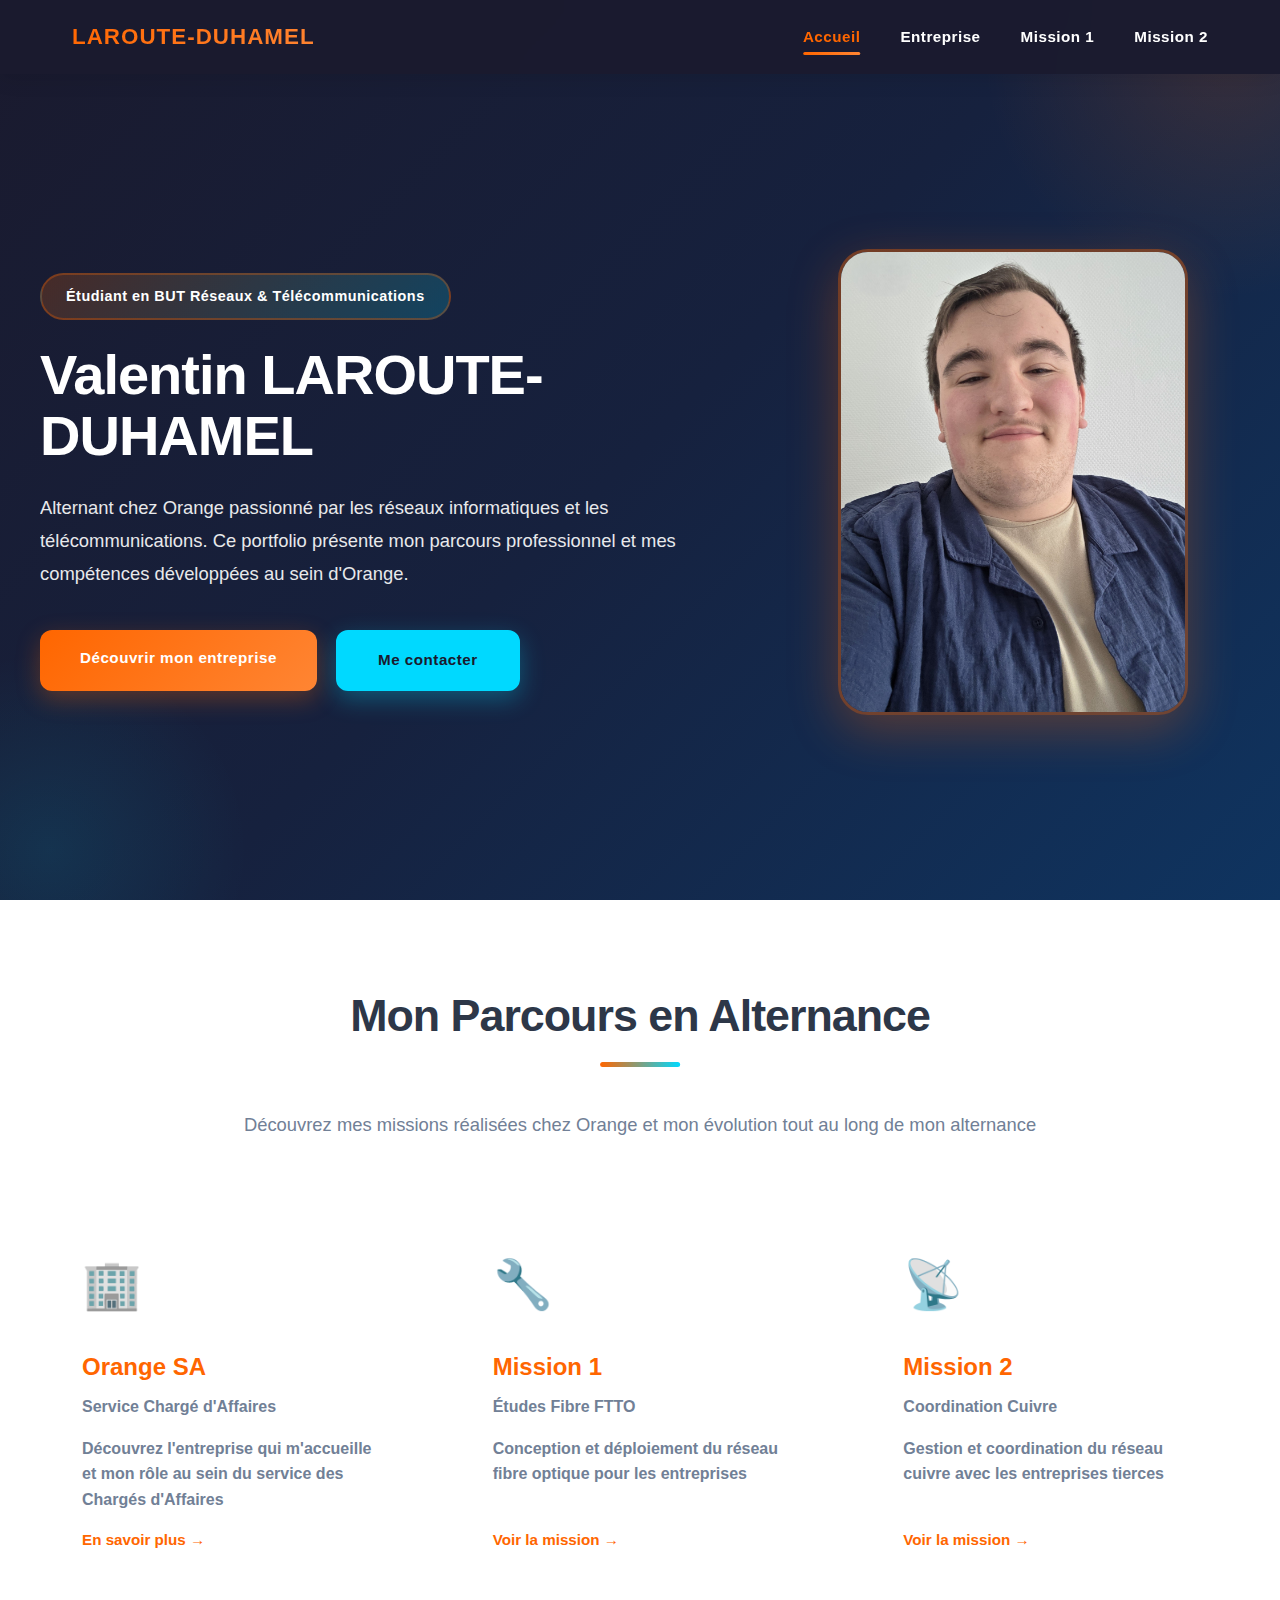
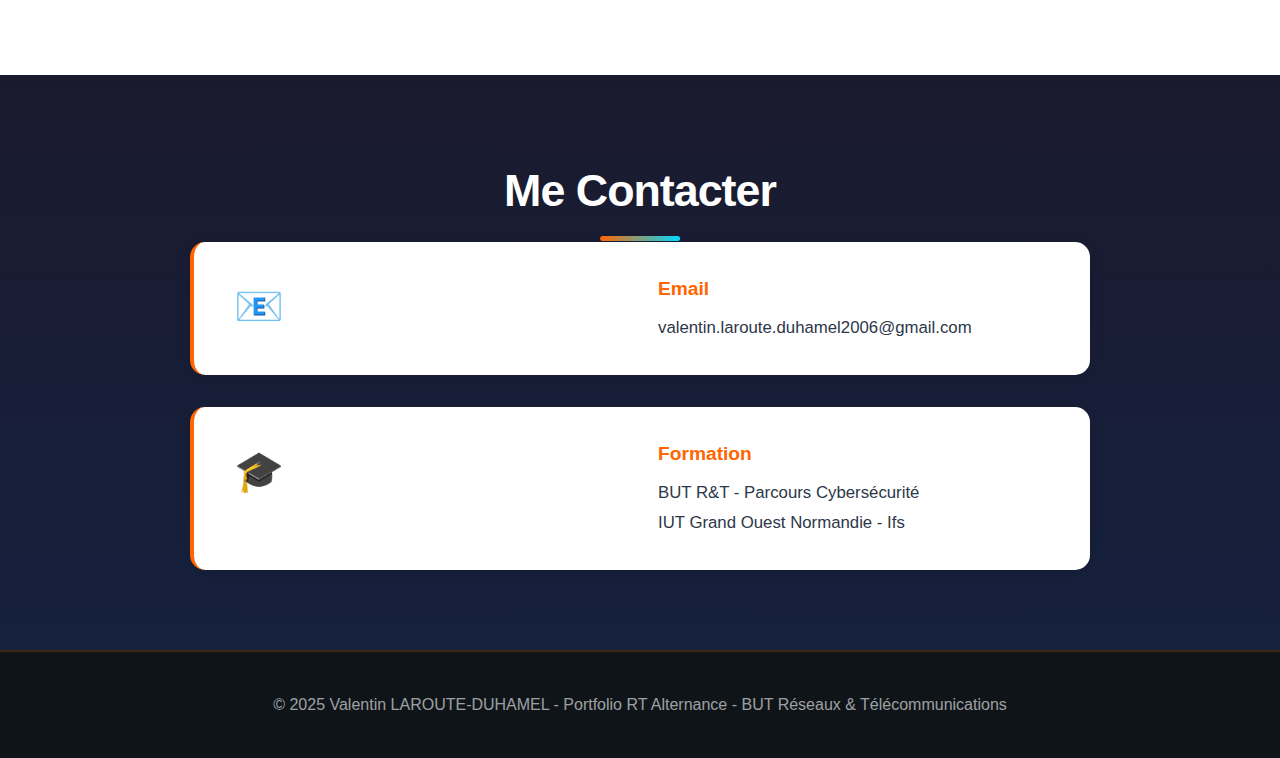
<file: index.html>
<!DOCTYPE html>
<html lang="fr">
<head>
    <meta charset="UTF-8">
    <meta name="viewport" content="width=device-width, initial-scale=1.0">
    <title>Portfolio RT - Valentin LAROUTE-DUHAMEL</title>
    <link rel="stylesheet" href="style.css">
</head>
<body>
    <!-- Navigation -->
    <nav class="navbar">
        <div class="nav-container">
            <div class="nav-logo">LAROUTE-DUHAMEL</div>
            <ul class="nav-menu">
                <li><a href="index.html" class="nav-link active">Accueil</a></li>
                <li><a href="entreprise.html" class="nav-link">Entreprise</a></li>
                <li><a href="mission1.html" class="nav-link">Mission 1</a></li>
                <li><a href="mission2.html" class="nav-link">Mission 2</a></li>
            </ul>
            <div class="hamburger">
                <span></span>
                <span></span>
                <span></span>
            </div>
        </div>
    </nav>

    <!-- Section Hero -->
    <section class="hero">
        <div class="hero-content">
            <div class="hero-text">
                <span class="hero-subtitle">Étudiant en BUT Réseaux & Télécommunications</span>
                <h1 class="hero-title">Valentin LAROUTE-DUHAMEL</h1>
                <p class="hero-description">
                    Alternant chez Orange passionné par les réseaux informatiques et les télécommunications. 
                    Ce portfolio présente mon parcours professionnel et mes compétences développées au sein d'Orange.
                </p>
                <div class="hero-buttons">
                    <a href="entreprise.html" class="btn btn-primary">Découvrir mon entreprise</a>
                    <a href="#contact" class="btn btn-secondary">Me contacter</a>
                </div>
            </div>
            <div class="hero-image">
                <img src="photo_pro.jpg" alt="Valentin LAROUTE-DUHAMEL - Photo professionnelle" class="profile-photo">
            </div>
        </div>
    </section>

    <!-- Section Parcours -->
    <section class="section section-light">
        <div class="container">
            <h2 class="section-title">Mon Parcours en Alternance</h2>
            <p class="section-intro">
                Découvrez mes missions réalisées chez Orange et mon évolution tout au long de mon alternance
            </p>

            <div class="parcours-grid">
                <a href="entreprise.html" class="parcours-card">
                    <div class="parcours-icon">🏢</div>
                    <h3>Orange SA</h3>
                    <p>Service Chargé d'Affaires</p>
                    <p class="parcours-description">
                        Découvrez l'entreprise qui m'accueille et mon rôle au sein du service des Chargés d'Affaires
                    </p>
                    <span class="parcours-link">En savoir plus →</span>
                </a>

                <a href="mission1.html" class="parcours-card">
                    <div class="parcours-icon">🔧</div>
                    <h3>Mission 1</h3>
                    <p>Études Fibre FTTO</p>
                    <p class="parcours-description">
                        Conception et déploiement du réseau fibre optique pour les entreprises
                    </p>
                    <span class="parcours-link">Voir la mission →</span>
                </a>

                <a href="mission2.html" class="parcours-card">
                    <div class="parcours-icon">📡</div>
                    <h3>Mission 2</h3>
                    <p>Coordination Cuivre</p>
                    <p class="parcours-description">
                        Gestion et coordination du réseau cuivre avec les entreprises tierces
                    </p>
                    <span class="parcours-link">Voir la mission →</span>
                </a>
            </div>
        </div>
    </section>

    <!-- Section Contact -->
    <section id="contact" class="section section-dark">
        <div class="container">
            <h2 class="section-title">Me Contacter</h2>
            <div class="contact-content-large">
                <div class="contact-info">
                    <div class="contact-item">
                        <div class="contact-icon">📧</div>
                        <div>
                            <strong>Email</strong>
                            <p>valentin.laroute.duhamel2006@gmail.com</p>
                        </div>
                    </div>
                    <div class="contact-item">
                        <div class="contact-icon">🎓</div>
                        <div>
                            <strong>Formation</strong>
                            <p>BUT R&T - Parcours Cybersécurité<br>IUT Grand Ouest Normandie - Ifs</p>
                        </div>
                    </div>
                </div>
            </div>
        </div>
    </section>

    <!-- Footer -->
    <footer class="footer">
        <div class="container">
            <p>&copy; 2025 Valentin LAROUTE-DUHAMEL - Portfolio RT Alternance - BUT Réseaux & Télécommunications</p>
        </div>
    </footer>

    <script src="script.js"></script>
</body>
</html>
</file>
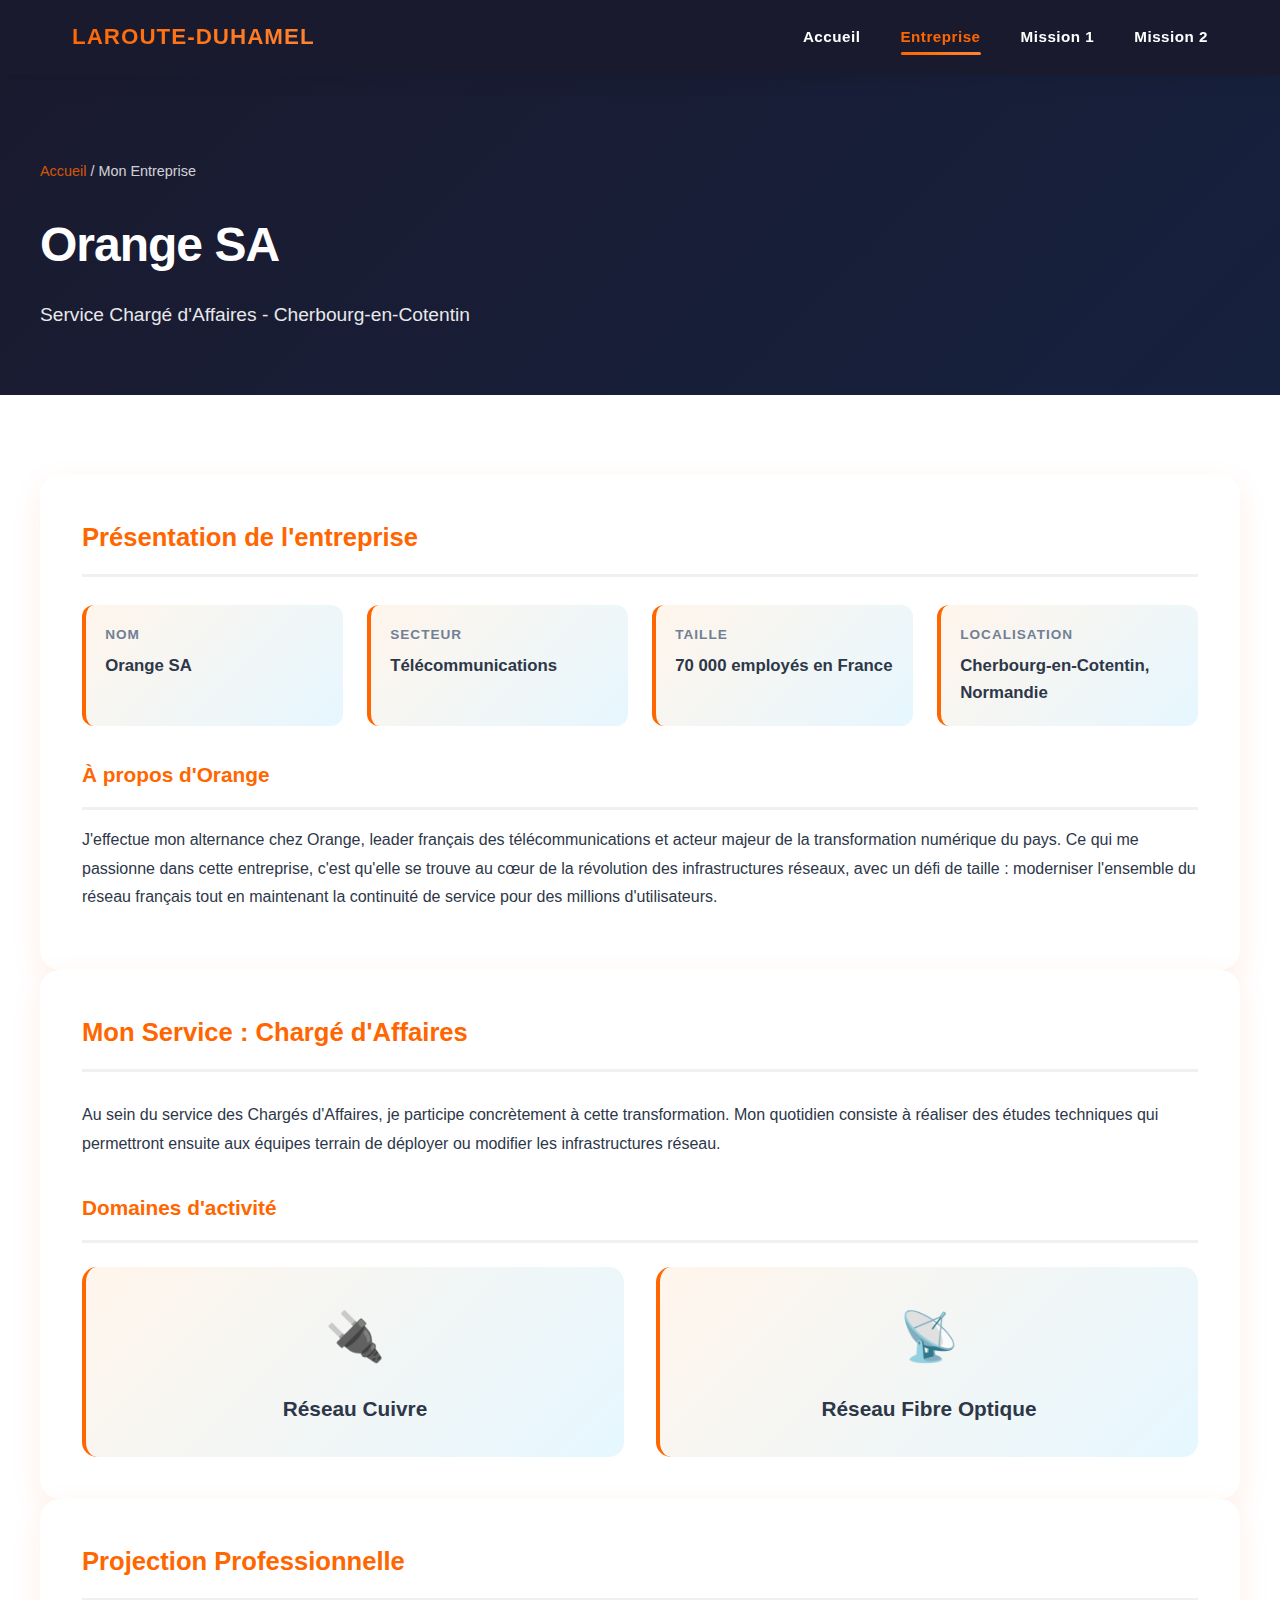
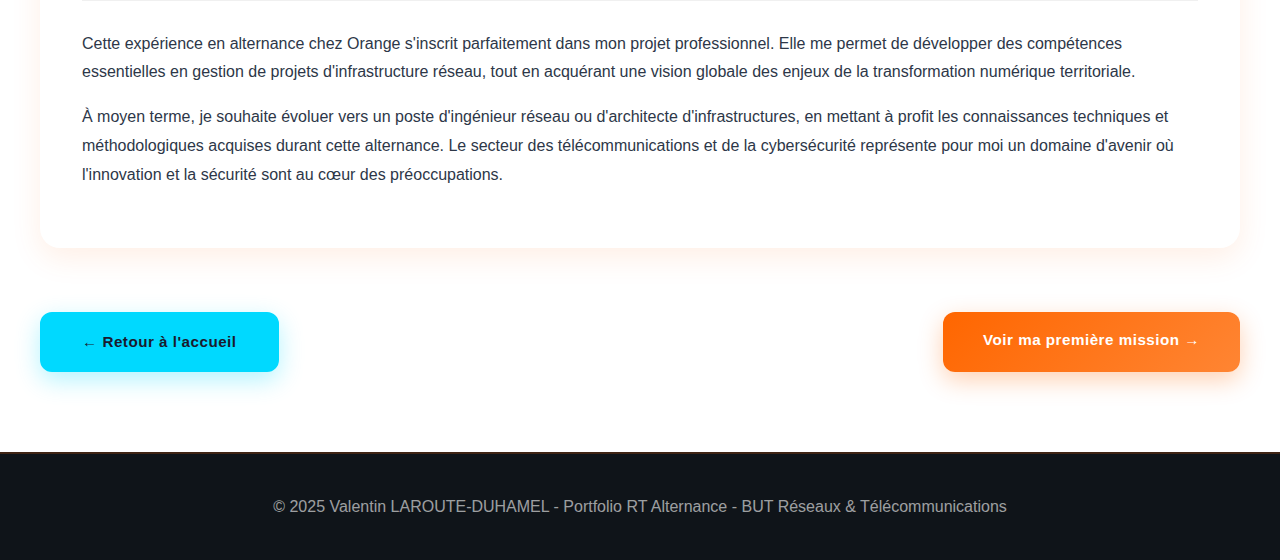
<file: entreprise.html>
<!DOCTYPE html>
<html lang="fr">
<head>
    <meta charset="UTF-8">
    <meta name="viewport" content="width=device-width, initial-scale=1.0">
    <title>Orange - Mon Entreprise | Portfolio RT</title>
    <link rel="stylesheet" href="style.css">
</head>
<body>
    <!-- Navigation -->
    <nav class="navbar">
        <div class="nav-container">
            <div class="nav-logo">LAROUTE-DUHAMEL</div>
            <ul class="nav-menu">
                <li><a href="index.html" class="nav-link">Accueil</a></li>
                <li><a href="entreprise.html" class="nav-link active">Entreprise</a></li>
                <li><a href="mission1.html" class="nav-link">Mission 1</a></li>
                <li><a href="mission2.html" class="nav-link">Mission 2</a></li>
            </ul>
            <div class="hamburger">
                <span></span>
                <span></span>
                <span></span>
            </div>
        </div>
    </nav>

    <!-- Hero Section -->
    <section class="page-hero">
        <div class="container">
            <div class="breadcrumb">
                <a href="index.html">Accueil</a> / <span>Mon Entreprise</span>
            </div>
            <h1 class="page-title">Orange SA</h1>
            <p class="page-subtitle">Service Chargé d'Affaires - Cherbourg-en-Cotentin</p>
        </div>
    </section>

    <!-- Section Présentation -->
    <section class="section">
        <div class="container">
            <div class="entreprise-detail">
                <div class="entreprise-card">
                    <h2>Présentation de l'entreprise</h2>
                    <div class="info-grid-large">
                        <div class="info-item">
                            <strong>Nom</strong>
                            <span>Orange SA</span>
                        </div>
                        <div class="info-item">
                            <strong>Secteur</strong>
                            <span>Télécommunications</span>
                        </div>
                        <div class="info-item">
                            <strong>Taille</strong>
                            <span>70 000 employés en France</span>
                        </div>
                        <div class="info-item">
                            <strong>Localisation</strong>
                            <span>Cherbourg-en-Cotentin, Normandie</span>
                        </div>
                    </div>

                    <div class="content-block">
                        <h3>À propos d'Orange</h3>
                        <p>
                            J'effectue mon alternance chez Orange, leader français des télécommunications et acteur majeur 
                            de la transformation numérique du pays. Ce qui me passionne dans cette entreprise, c'est qu'elle 
                            se trouve au cœur de la révolution des infrastructures réseaux, avec un défi de taille : 
                            moderniser l'ensemble du réseau français tout en maintenant la continuité de service pour des 
                            millions d'utilisateurs.
                        </p>
                    </div>
                </div>

                <div class="entreprise-card">
                    <h2>Mon Service : Chargé d'Affaires</h2>
                    <div class="content-block">
                        <p>
                            Au sein du service des Chargés d'Affaires, je participe concrètement à cette transformation. 
                            Mon quotidien consiste à réaliser des études techniques qui permettront ensuite aux équipes terrain 
                            de déployer ou modifier les infrastructures réseau.
                        </p>
                        
                        <h3>Domaines d'activité</h3>
                        <div class="domaines-grid">
                            <div class="domaine-card">
                                <div class="domaine-icon">🔌</div>
                                <h4>Réseau Cuivre</h4>
                            </div>

                            <div class="domaine-card">
                                <div class="domaine-icon">📡</div>
                                <h4>Réseau Fibre Optique</h4>
                            </div>
                        </div>
                    </div>
                </div>

                <div class="entreprise-card">
                    <h2>Projection Professionnelle</h2>
                    <div class="content-block">
                        <p>
                            Cette expérience en alternance chez Orange s'inscrit parfaitement dans mon projet professionnel. 
                            Elle me permet de développer des compétences essentielles en gestion de projets d'infrastructure 
                            réseau, tout en acquérant une vision globale des enjeux de la transformation numérique territoriale.
                        </p>
                        <p>
                            À moyen terme, je souhaite évoluer vers un poste d'ingénieur réseau ou d'architecte d'infrastructures, 
                            en mettant à profit les connaissances techniques et méthodologiques acquises durant cette alternance. 
                            Le secteur des télécommunications et de la cybersécurité représente pour moi un domaine d'avenir où 
                            l'innovation et la sécurité sont au cœur des préoccupations.
                        </p>
                    </div>
                </div>
            </div>

            <div class="navigation-buttons">
                <a href="index.html" class="btn btn-secondary">← Retour à l'accueil</a>
                <a href="mission1.html" class="btn btn-primary">Voir ma première mission →</a>
            </div>
        </div>
    </section>

    <!-- Footer -->
    <footer class="footer">
        <div class="container">
            <p>&copy; 2025 Valentin LAROUTE-DUHAMEL - Portfolio RT Alternance - BUT Réseaux & Télécommunications</p>
        </div>
    </footer>

    <script src="script.js"></script>
</body>

</html>
</file>
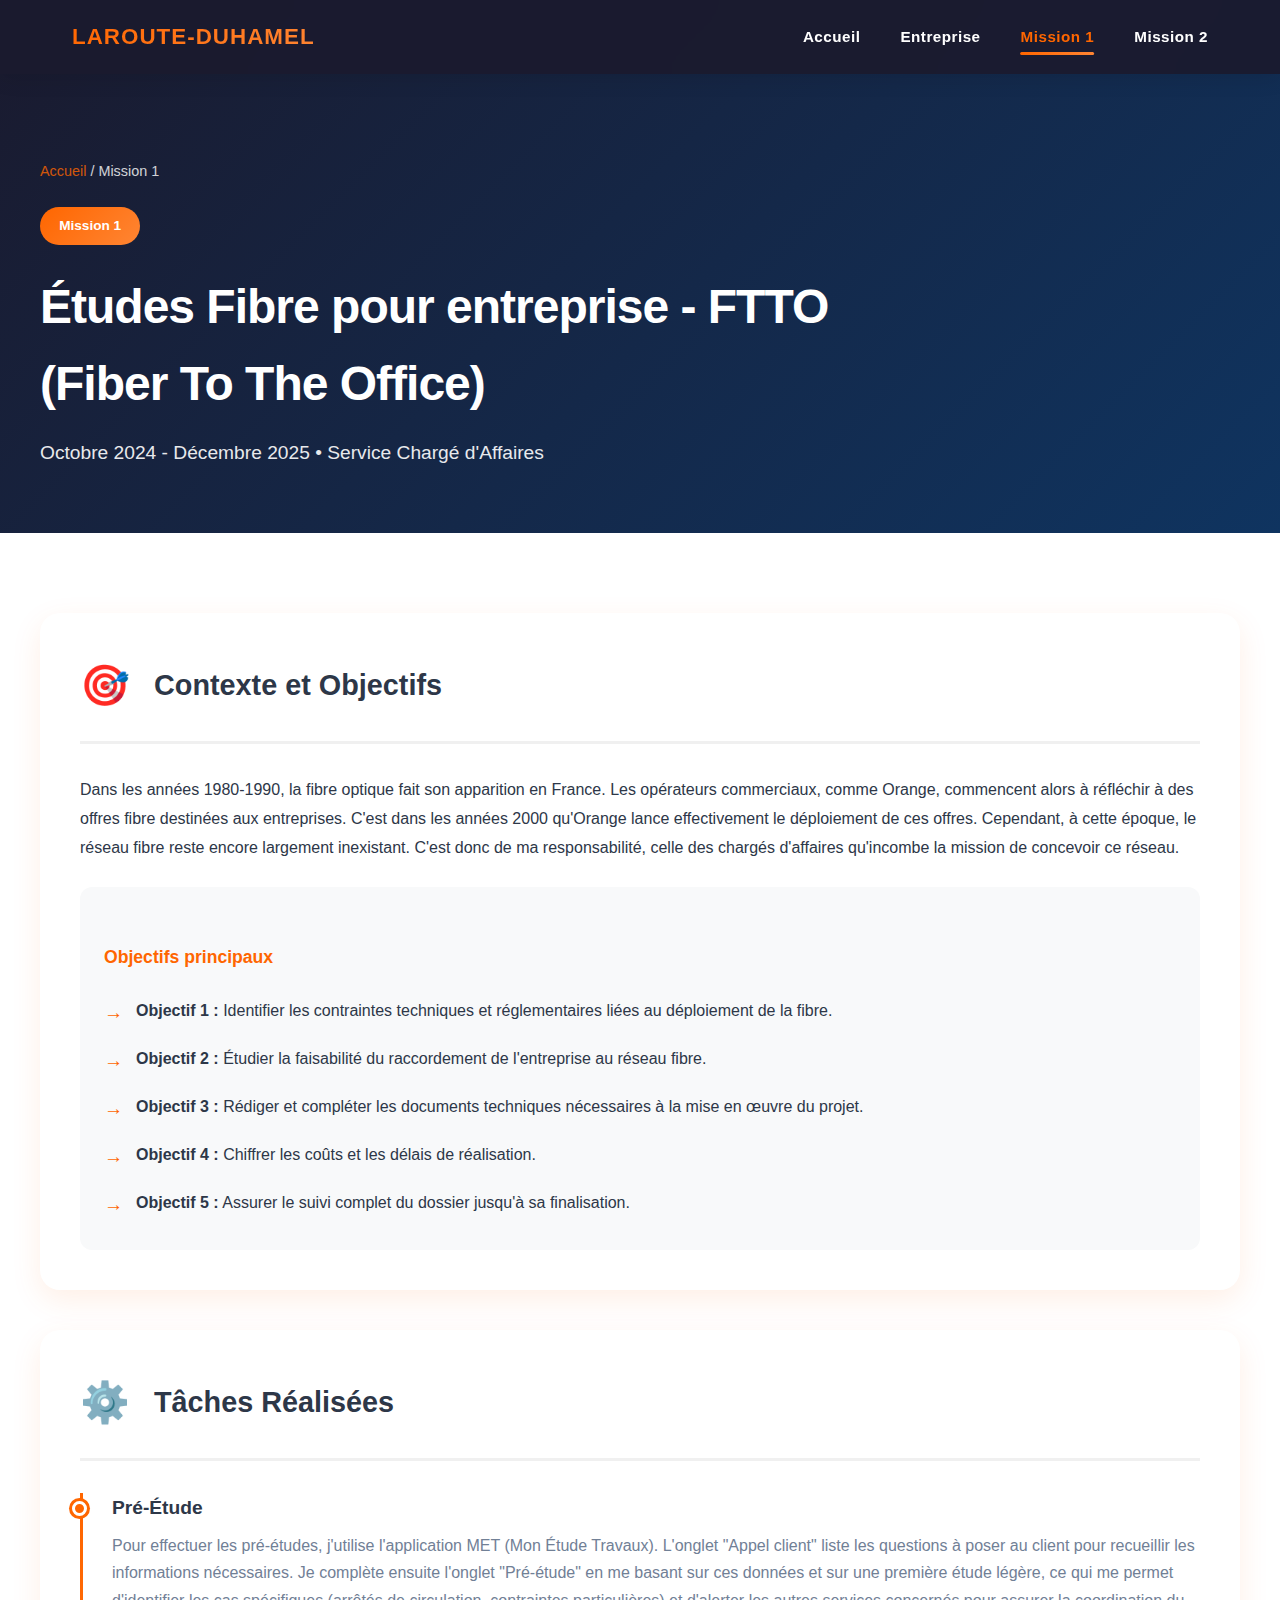
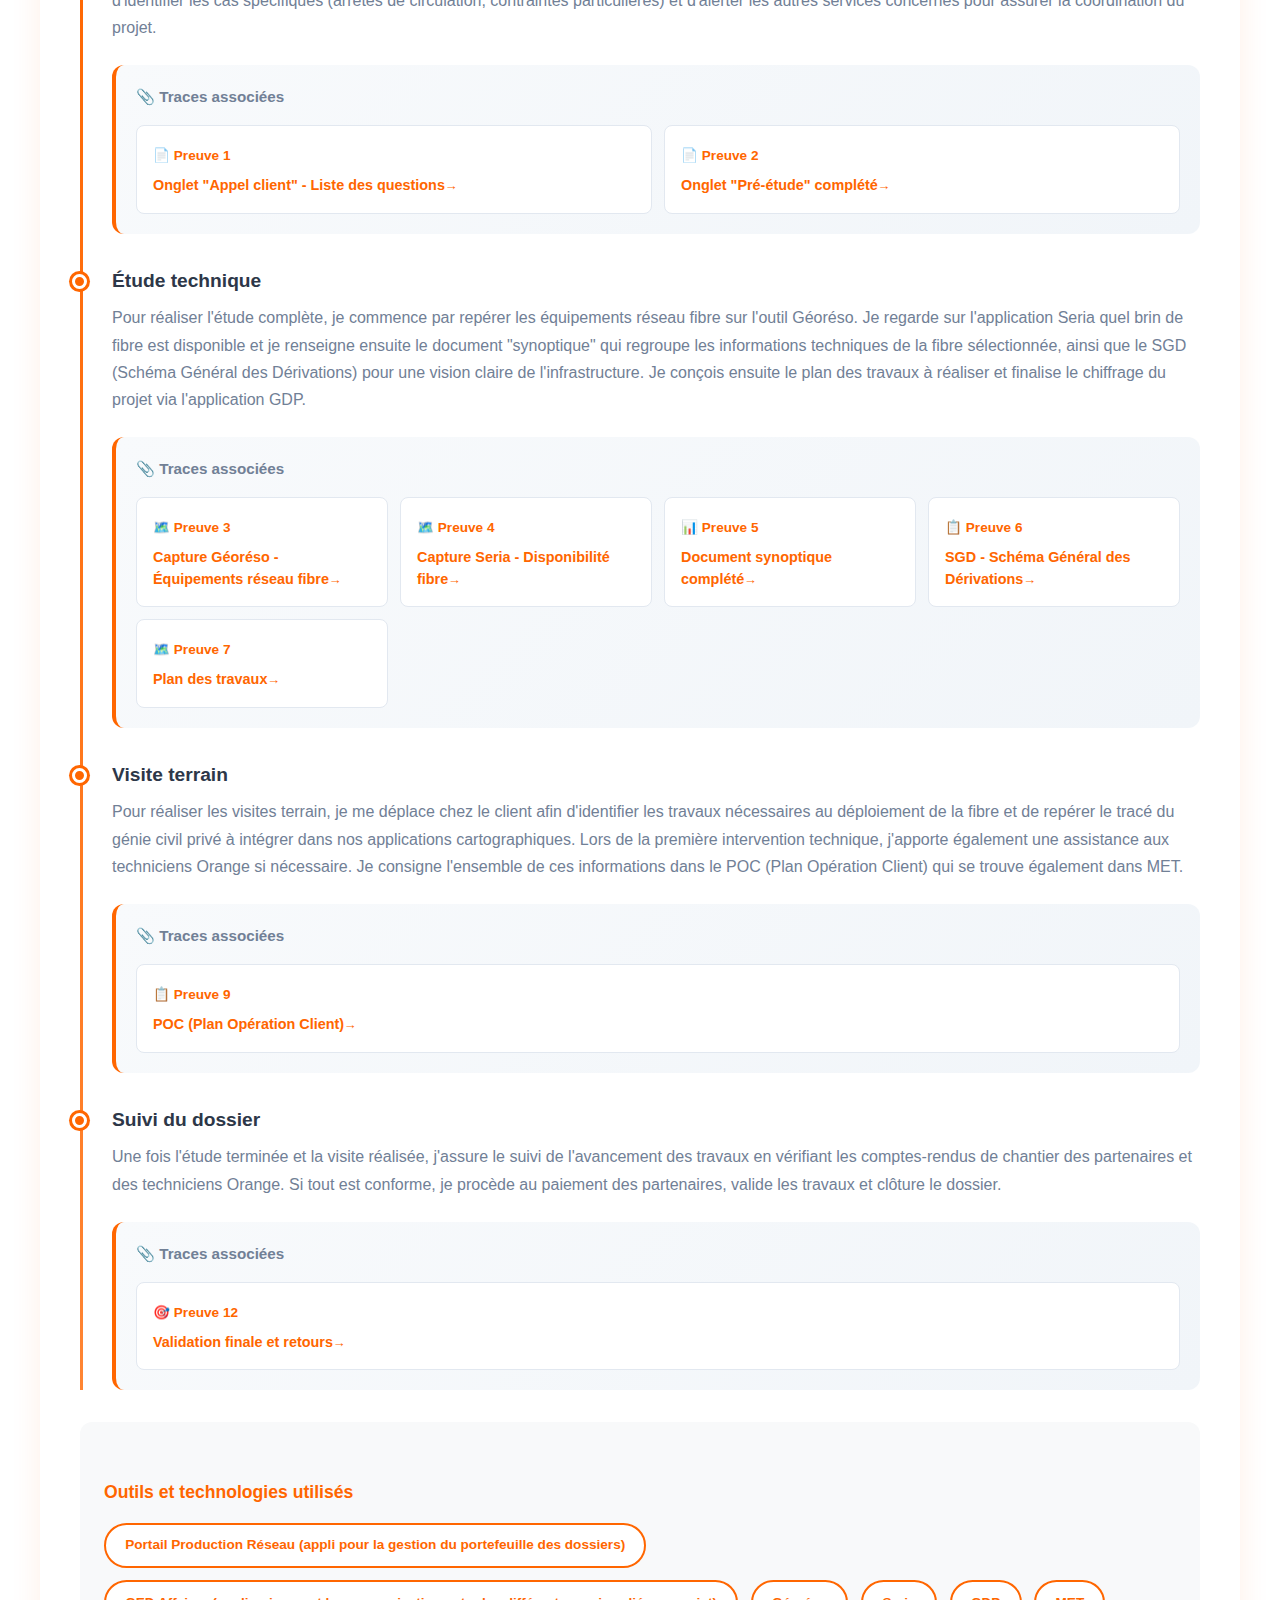
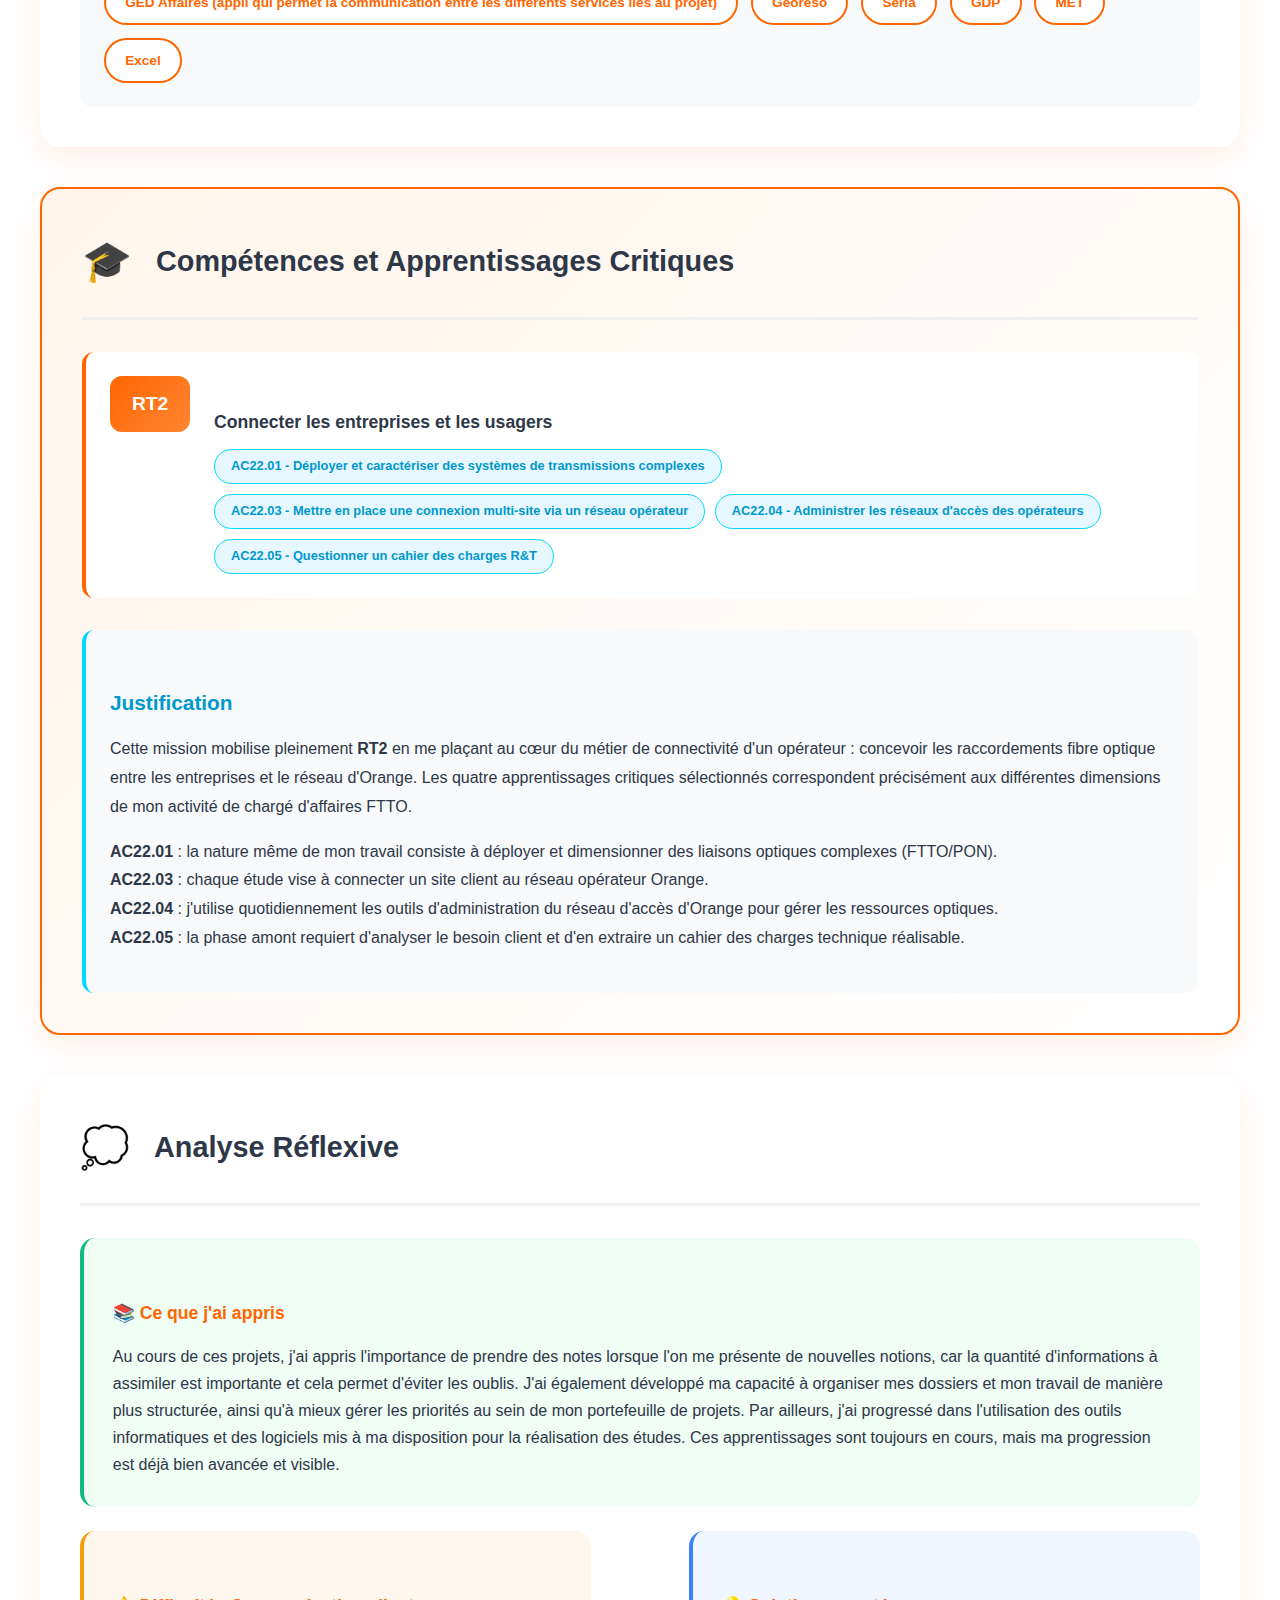
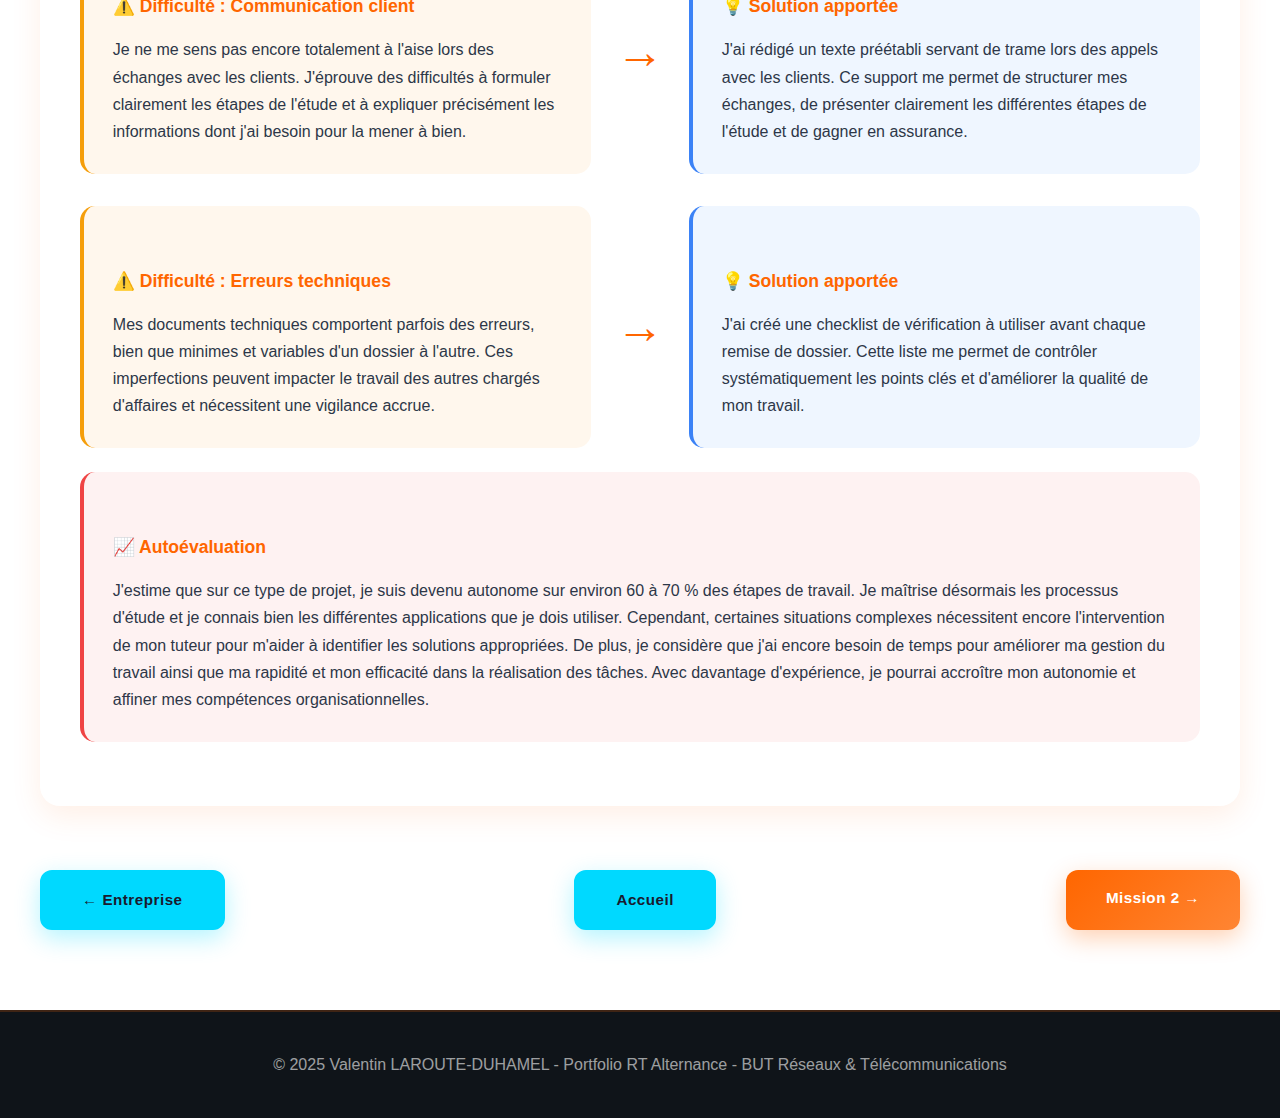
<file: mission1.html>
<!DOCTYPE html>
<html lang="fr">
<head>
    <meta charset="UTF-8">
    <meta name="viewport" content="width=device-width, initial-scale=1.0">
    <title>Mission 1 | Portfolio RT</title>
    <link rel="stylesheet" href="style.css">
</head>
<body>
    <!-- Navigation -->
    <nav class="navbar">
        <div class="nav-container">
            <div class="nav-logo">LAROUTE-DUHAMEL</div>
            <ul class="nav-menu">
                <li><a href="index.html" class="nav-link">Accueil</a></li>
                <li><a href="entreprise.html" class="nav-link">Entreprise</a></li>
                <li><a href="mission1.html" class="nav-link active">Mission 1</a></li>
                <li><a href="mission2.html" class="nav-link">Mission 2</a></li>
            </ul>
            <div class="hamburger">
                <span></span>
                <span></span>
                <span></span>
            </div>
        </div>
    </nav>

    <!-- Hero Section -->
    <section class="page-hero mission-hero">
        <div class="container">
            <div class="breadcrumb">
                <a href="index.html">Accueil</a> / <span>Mission 1</span>
            </div>
            <div class="mission-header-content">
                <span class="mission-badge">Mission 1</span>
                <h1 class="page-title">Études Fibre pour entreprise - FTTO (Fiber To The Office)</h1>
                <p class="page-subtitle">Octobre 2024 - Décembre 2025 • Service Chargé d'Affaires</p>
            </div>
        </div>
    </section>

    <!-- Section Mission -->
    <section class="section">
        <div class="container">
            <div class="mission-detail">
                <!-- Contexte et Objectifs -->
                <div class="mission-section-card">
                    <div class="section-header">
                        <div class="section-icon">🎯</div>
                        <h2>Contexte et Objectifs</h2>
                    </div>
                    <div class="content-block">
                        <p>
                           Dans les années 1980-1990, la fibre optique fait son apparition en France. Les opérateurs commerciaux, comme Orange, commencent alors à réfléchir à des offres fibre destinées aux entreprises. C'est dans les années 2000 qu'Orange lance effectivement le déploiement de ces offres. Cependant, à cette époque, le réseau fibre reste encore largement inexistant. C'est donc de ma responsabilité, celle des chargés d'affaires qu'incombe la mission de concevoir ce réseau.
                        </p>
                        
                        <div class="objectives-list">
                            <h3>Objectifs principaux</h3>
                            <ul>
                                <li><strong>Objectif 1 :</strong> Identifier les contraintes techniques et réglementaires liées au déploiement de la fibre.</li>
                                <li><strong>Objectif 2 :</strong> Étudier la faisabilité du raccordement de l'entreprise au réseau fibre.</li>
                                <li><strong>Objectif 3 :</strong> Rédiger et compléter les documents techniques nécessaires à la mise en œuvre du projet.</li>
                                <li><strong>Objectif 4 :</strong> Chiffrer les coûts et les délais de réalisation.</li>
                                <li><strong>Objectif 5 :</strong> Assurer le suivi complet du dossier jusqu'à sa finalisation.</li>
                            </ul>
                        </div>
                    </div>
                </div>

                <!-- Tâches Réalisées avec Traces Intégrées -->
                <div class="mission-section-card">
                    <div class="section-header">
                        <div class="section-icon">⚙️</div>
                        <h2>Tâches Réalisées</h2>
                    </div>
                    <div class="content-block">
                        <div class="tasks-timeline">
                            <div class="task-item">
                                <div class="task-marker"></div>
                                <div class="task-content">
                                    <h3>Pré-Étude</h3>
                                    <p>Pour effectuer les pré-études, j'utilise l'application MET (Mon Étude Travaux). L'onglet "Appel client" liste les questions à poser au client pour recueillir les informations nécessaires. Je complète ensuite l'onglet "Pré-étude" en me basant sur ces données et sur une première étude légère, ce qui me permet d'identifier les cas spécifiques (arrêtés de circulation, contraintes particulières) et d'alerter les autres services concernés pour assurer la coordination du projet.</p>
                                    
                                    <!-- Traces associées à cette tâche -->
                                    <div class="task-traces">
                                        <h4>📎 Traces associées </h4>
                                        <div class="trace-mini-grid">
                                            <div class="trace-mini-card">
                                                <span class="trace-badge">📄 Preuve 1</span>
                                                <p><a href="PREUVE FIBRE FINI/APPEL CLIENT.pdf" class="trace-link" target="_blank">Onglet "Appel client" - Liste des questions</a></p>
                                            </div>
                                            <div class="trace-mini-card">
                                                <span class="trace-badge">📄 Preuve 2</span>
                                                <p><a href="PREUVE FIBRE FINI/PRE ETUDE.pdf" class="trace-link" target="_blank">Onglet "Pré-étude" complété</a></p>
                                            </div>
                                        </div>
                                    </div>
                                </div>
                            </div>

                            <div class="task-item">
                                <div class="task-marker"></div>
                                <div class="task-content">
                                    <h3>Étude technique</h3>
                                    <p>Pour réaliser l'étude complète, je commence par repérer les équipements réseau fibre sur l'outil Géoréso. Je regarde sur l'application Seria quel brin de fibre est disponible et je renseigne ensuite le document "synoptique" qui regroupe les informations techniques de la fibre sélectionnée, ainsi que le SGD (Schéma Général des Dérivations) pour une vision claire de l'infrastructure. Je conçois ensuite le plan des travaux à réaliser et finalise le chiffrage du projet via l'application GDP.</p>
                                    
                                    <!-- Traces associées à cette tâche -->
                                    <div class="task-traces">
                                        <h4>📎 Traces associées</h4>
                                        <div class="trace-mini-grid">
                                            <div class="trace-mini-card">
                                                <span class="trace-badge">🗺️ Preuve 3</span>
                                                <p><a href="PREUVE FIBRE FINI/Géoréso.pdf" class="trace-link" target="_blank">Capture Géoréso - Équipements réseau fibre</a></p>
                                            </div>
                                            <div class="trace-mini-card">
                                                <span class="trace-badge">🗺️ Preuve 4</span>
                                                <p><a href="PREUVE FIBRE FINI/SERIA.pdf" class="trace-link" target="_blank">Capture Seria - Disponibilité fibre</a></p>
                                            </div>
                                            <div class="trace-mini-card">
                                                <span class="trace-badge">📊 Preuve 5</span>
                                                <p><a href="PREUVE FIBRE FINI/SYNO.pdf" class="trace-link" target="_blank">Document synoptique complété</a></p>
                                            </div>
                                            <div class="trace-mini-card">
                                                <span class="trace-badge">📋 Preuve 6</span>
                                                <p><a href="PREUVE FIBRE FINI/SGD.pdf" class="trace-link" target="_blank">SGD - Schéma Général des Dérivations</a></p>
                                            </div>
                                            <div class="trace-mini-card">
                                                <span class="trace-badge">🗺️ Preuve 7</span>
                                                <p><a href="PREUVE FIBRE FINI/PLAN.pdf" class="trace-link" target="_blank">Plan des travaux</a></p>
                                            </div>
                                        </div>
                                    </div>
                                </div>
                            </div>

                            <div class="task-item">
                                <div class="task-marker"></div>
                                <div class="task-content">
                                    <h3>Visite terrain</h3>
                                    <p>Pour réaliser les visites terrain, je me déplace chez le client afin d'identifier les travaux nécessaires au déploiement de la fibre et de repérer le tracé du génie civil privé à intégrer dans nos applications cartographiques. Lors de la première intervention technique, j'apporte également une assistance aux techniciens Orange si nécessaire. Je consigne l'ensemble de ces informations dans le POC (Plan Opération Client) qui se trouve également dans MET.</p>
                                    
                                    <!-- Traces associées à cette tâche -->
                                    <div class="task-traces">
                                        <h4>📎 Traces associées</h4>
                                        <div class="trace-mini-grid">
                                            <div class="trace-mini-card">
                                                <span class="trace-badge">📋 Preuve 9</span>
                                                <p><a href="PREUVE FIBRE FINI/POC.pdf" class="trace-link" target="_blank">POC (Plan Opération Client)</a></p>
                                            </div>
                                        </div>
                                    </div>
                                </div>
                            </div>

                            <div class="task-item">
                                <div class="task-marker"></div>
                                <div class="task-content">
                                    <h3>Suivi du dossier</h3>
                                    <p>Une fois l'étude terminée et la visite réalisée, j'assure le suivi de l'avancement des travaux en vérifiant les comptes-rendus de chantier des partenaires et des techniciens Orange. Si tout est conforme, je procède au paiement des partenaires, valide les travaux et clôture le dossier.</p>
                                    
                                    <!-- Traces associées à cette tâche -->
                                    <div class="task-traces">
                                        <h4>📎 Traces associées</h4>
                                        <div class="trace-mini-grid">
                                            <div class="trace-mini-card">
                                                <span class="trace-badge">🎯 Preuve 12</span>
                                                <p><a href="PREUVE FIBRE FINI/COMPTE RENDU TRAVAUX.pdf" class="trace-link" target="_blank">Validation finale et retours</a></p>
                                            </div>
                                        </div>
                                    </div>
                                </div>
                            </div>
                        </div>

                        <div class="tools-used">
                            <h3>Outils et technologies utilisés</h3>
                            <div class="tools-tags">
                                <span class="tool-tag">Portail Production Réseau (appli pour la gestion du portefeuille des dossiers)</span>
                                <span class="tool-tag">GED Affaires (appli qui permet la communication entre les différents services liés au projet)</span>
                                <span class="tool-tag">Géoréso</span>
                                <span class="tool-tag">Seria</span>
                                <span class="tool-tag">GDP</span>
                                <span class="tool-tag">MET</span>
                                <span class="tool-tag">Excel</span>
                            </div>
                        </div>
                    </div>
                </div>

                <!-- Compétences -->
               <div class="mission-section-card highlight">
    <div class="section-header">
        <div class="section-icon">🎓</div>
        <h2>Compétences et Apprentissages Critiques</h2>
    </div>
    <div class="content-block">
        <div class="competences-mission">
            <div class="competence-mission-item">
                <div class="comp-badge">RT2</div>
                <div class="comp-content">
                    <h3>Connecter les entreprises et les usagers</h3>
                    <div class="ac-tags">
                        <span class="ac-tag">AC22.01 - Déployer et caractériser des systèmes de transmissions complexes</span>
                        <span class="ac-tag">AC22.03 - Mettre en place une connexion multi-site via un réseau opérateur</span>
                        <span class="ac-tag">AC22.04 - Administrer les réseaux d'accès des opérateurs</span>
                        <span class="ac-tag">AC22.05 - Questionner un cahier des charges R&T</span>
                    </div>
                </div>
            </div>
        </div>
        <div class="justification">
            <h3>Justification</h3>
            <p>
                Cette mission mobilise pleinement <strong>RT2</strong> en me plaçant au cœur du métier de connectivité d'un opérateur : concevoir les raccordements fibre optique entre les entreprises et le réseau d'Orange. Les quatre apprentissages critiques sélectionnés correspondent précisément aux différentes dimensions de mon activité de chargé d'affaires FTTO.
            </p>
            <p>
                <strong>AC22.01</strong> : la nature même de mon travail consiste à déployer et dimensionner des liaisons optiques complexes (FTTO/PON).<br>
                <strong>AC22.03</strong> : chaque étude vise à connecter un site client au réseau opérateur Orange.<br>
                <strong>AC22.04</strong> : j'utilise quotidiennement les outils d'administration du réseau d'accès d'Orange pour gérer les ressources optiques.<br>
                <strong>AC22.05</strong> : la phase amont requiert d'analyser le besoin client et d'en extraire un cahier des charges technique réalisable.
            </p>
        </div>
    </div>
</div>

                <!-- Analyse Réflexive -->
<div class="mission-section-card">
    <div class="section-header">
        <div class="section-icon">💭</div>
        <h2>Analyse Réflexive</h2>
    </div>
    <div class="content-block">
        <!-- Ce que j'ai appris - Pleine largeur -->
        <div class="reflexion-item success full-width">
            <h3>📚 Ce que j'ai appris</h3>
            <p>
                Au cours de ces projets, j'ai appris l'importance de prendre des notes lorsque l'on me présente de nouvelles notions, car la quantité d'informations à assimiler est importante et cela permet d'éviter les oublis. J'ai également développé ma capacité à organiser mes dossiers et mon travail de manière plus structurée, ainsi qu'à mieux gérer les priorités au sein de mon portefeuille de projets. Par ailleurs, j'ai progressé dans l'utilisation des outils informatiques et des logiciels mis à ma disposition pour la réalisation des études. Ces apprentissages sont toujours en cours, mais ma progression est déjà bien avancée et visible.  
            </p>
        </div>

        <!-- Difficultés et Solutions - En ligne avec flèche -->
        <div class="difficulties-solutions-container">
            <div class="difficulty-solution-row">
                <div class="reflexion-item warning difficulty-box">
                    <h3>⚠️ Difficulté : Communication client</h3>
                    <p>
                        Je ne me sens pas encore totalement à l'aise lors des échanges avec les clients. J'éprouve des difficultés à formuler clairement les étapes de l'étude et à expliquer précisément les informations dont j'ai besoin pour la mener à bien.
                    </p>
                </div>
                <div class="arrow-separator">→</div>
                <div class="reflexion-item info solution-box">
                    <h3>💡 Solution apportée</h3>
                    <p>
                        J'ai rédigé un texte préétabli servant de trame lors des appels avec les clients. Ce support me permet de structurer mes échanges, de présenter clairement les différentes étapes de l'étude et de gagner en assurance.
                    </p>
                </div>
            </div>

            <div class="difficulty-solution-row">
                <div class="reflexion-item warning difficulty-box">
                    <h3>⚠️ Difficulté : Erreurs techniques</h3>
                    <p>
                        Mes documents techniques comportent parfois des erreurs, bien que minimes et variables d'un dossier à l'autre. Ces imperfections peuvent impacter le travail des autres chargés d'affaires et nécessitent une vigilance accrue.
                    </p>
                </div>
                <div class="arrow-separator">→</div>
                <div class="reflexion-item info solution-box">
                    <h3>💡 Solution apportée</h3>
                    <p>
                        J'ai créé une checklist de vérification à utiliser avant chaque remise de dossier. Cette liste me permet de contrôler systématiquement les points clés et d'améliorer la qualité de mon travail.
                    </p>
                </div>
            </div>
        </div>

        <!-- Autoévaluation - Pleine largeur -->
        <div class="reflexion-item primary full-width">
            <h3>📈 Autoévaluation</h3>
            <p>
                J'estime que sur ce type de projet, je suis devenu autonome sur environ 60 à 70 % des étapes de travail. Je maîtrise désormais les processus d'étude et je connais bien les différentes applications que je dois utiliser. Cependant, certaines situations complexes nécessitent encore l'intervention de mon tuteur pour m'aider à identifier les solutions appropriées. De plus, je considère que j'ai encore besoin de temps pour améliorer ma gestion du travail ainsi que ma rapidité et mon efficacité dans la réalisation des tâches. Avec davantage d'expérience, je pourrai accroître mon autonomie et affiner mes compétences organisationnelles.
            </p>
        </div>
    </div>
</div>
            </div>

            <!-- Navigation -->
            <div class="mission-navigation">
                <a href="entreprise.html" class="btn btn-secondary">← Entreprise</a>
                <a href="index.html" class="btn btn-secondary">Accueil</a>
                <a href="mission2.html" class="btn btn-primary">Mission 2 →</a>
            </div>
        </div>
    </section>

    <!-- Footer -->
    <footer class="footer">
        <div class="container">
            <p>&copy; 2025 Valentin LAROUTE-DUHAMEL - Portfolio RT Alternance - BUT Réseaux & Télécommunications</p>
        </div>
    </footer>

    <script src="script.js"></script>
</body>
</html>
</file>
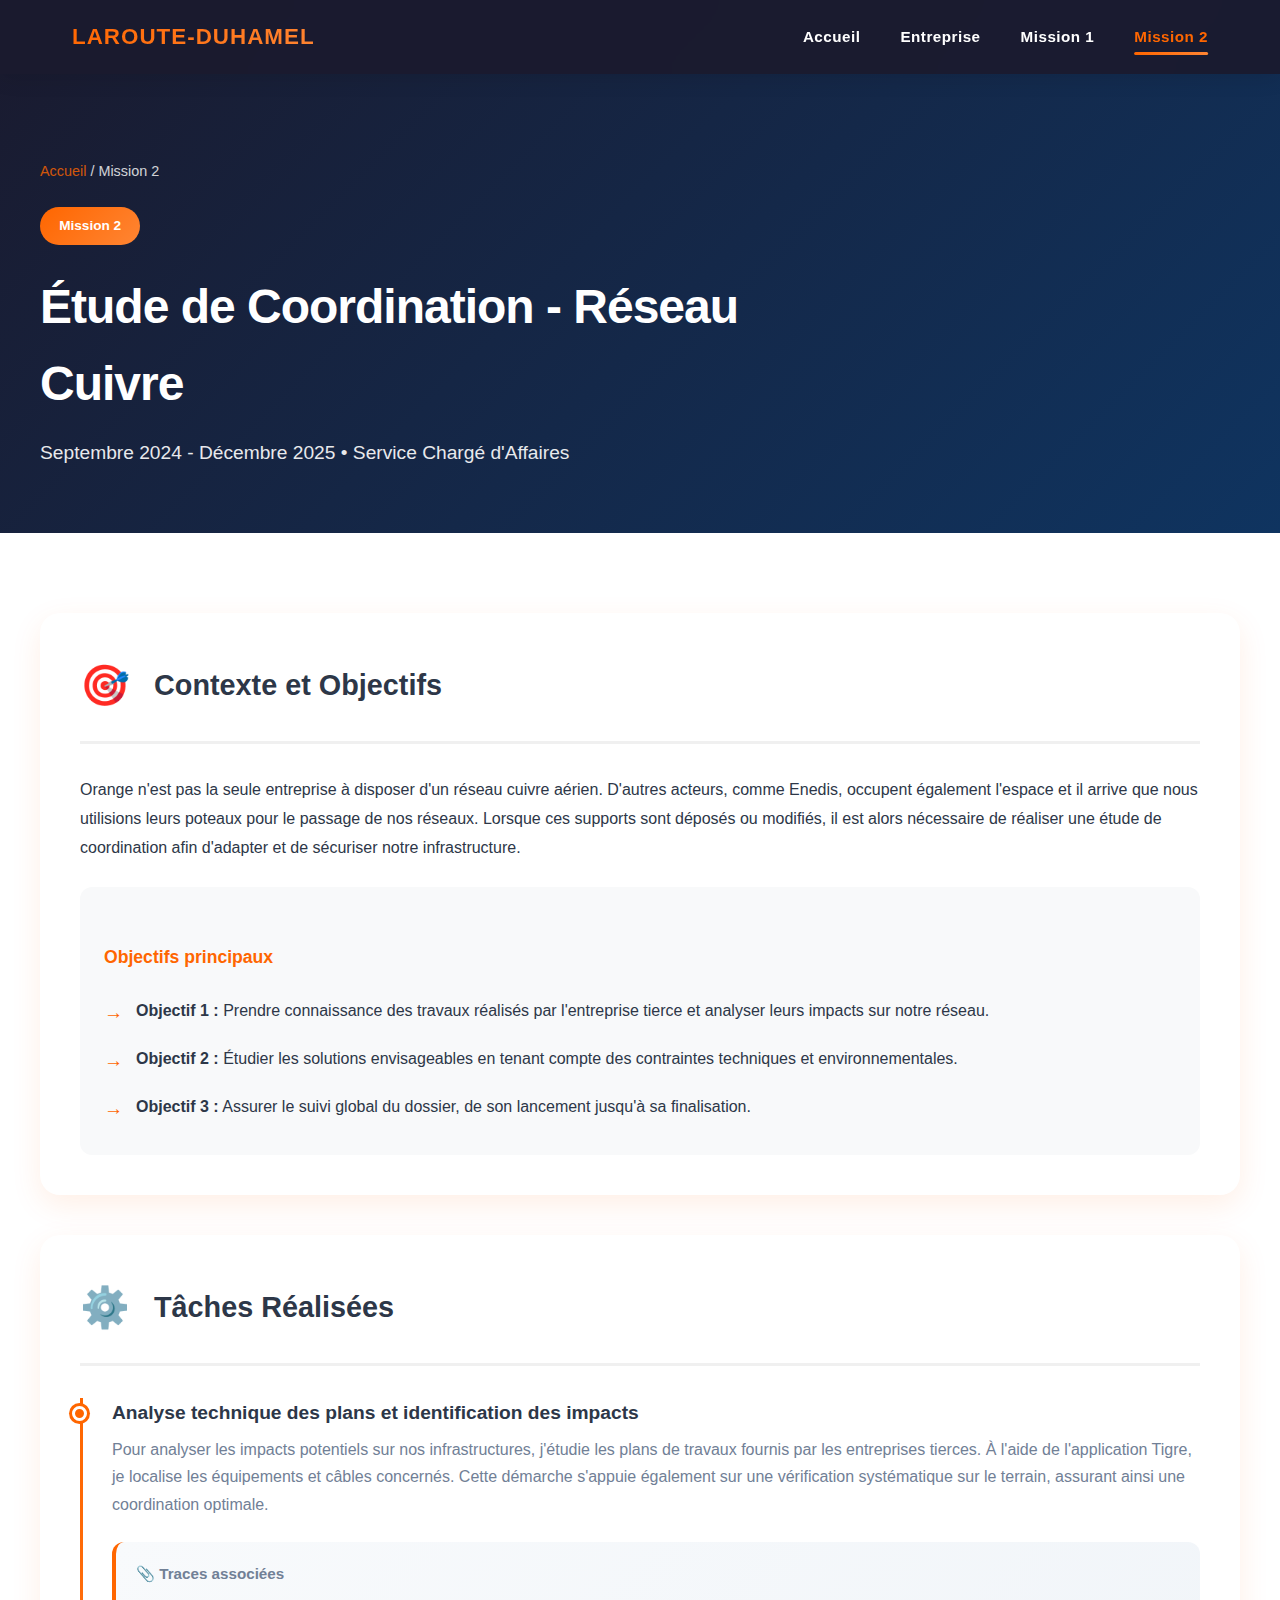
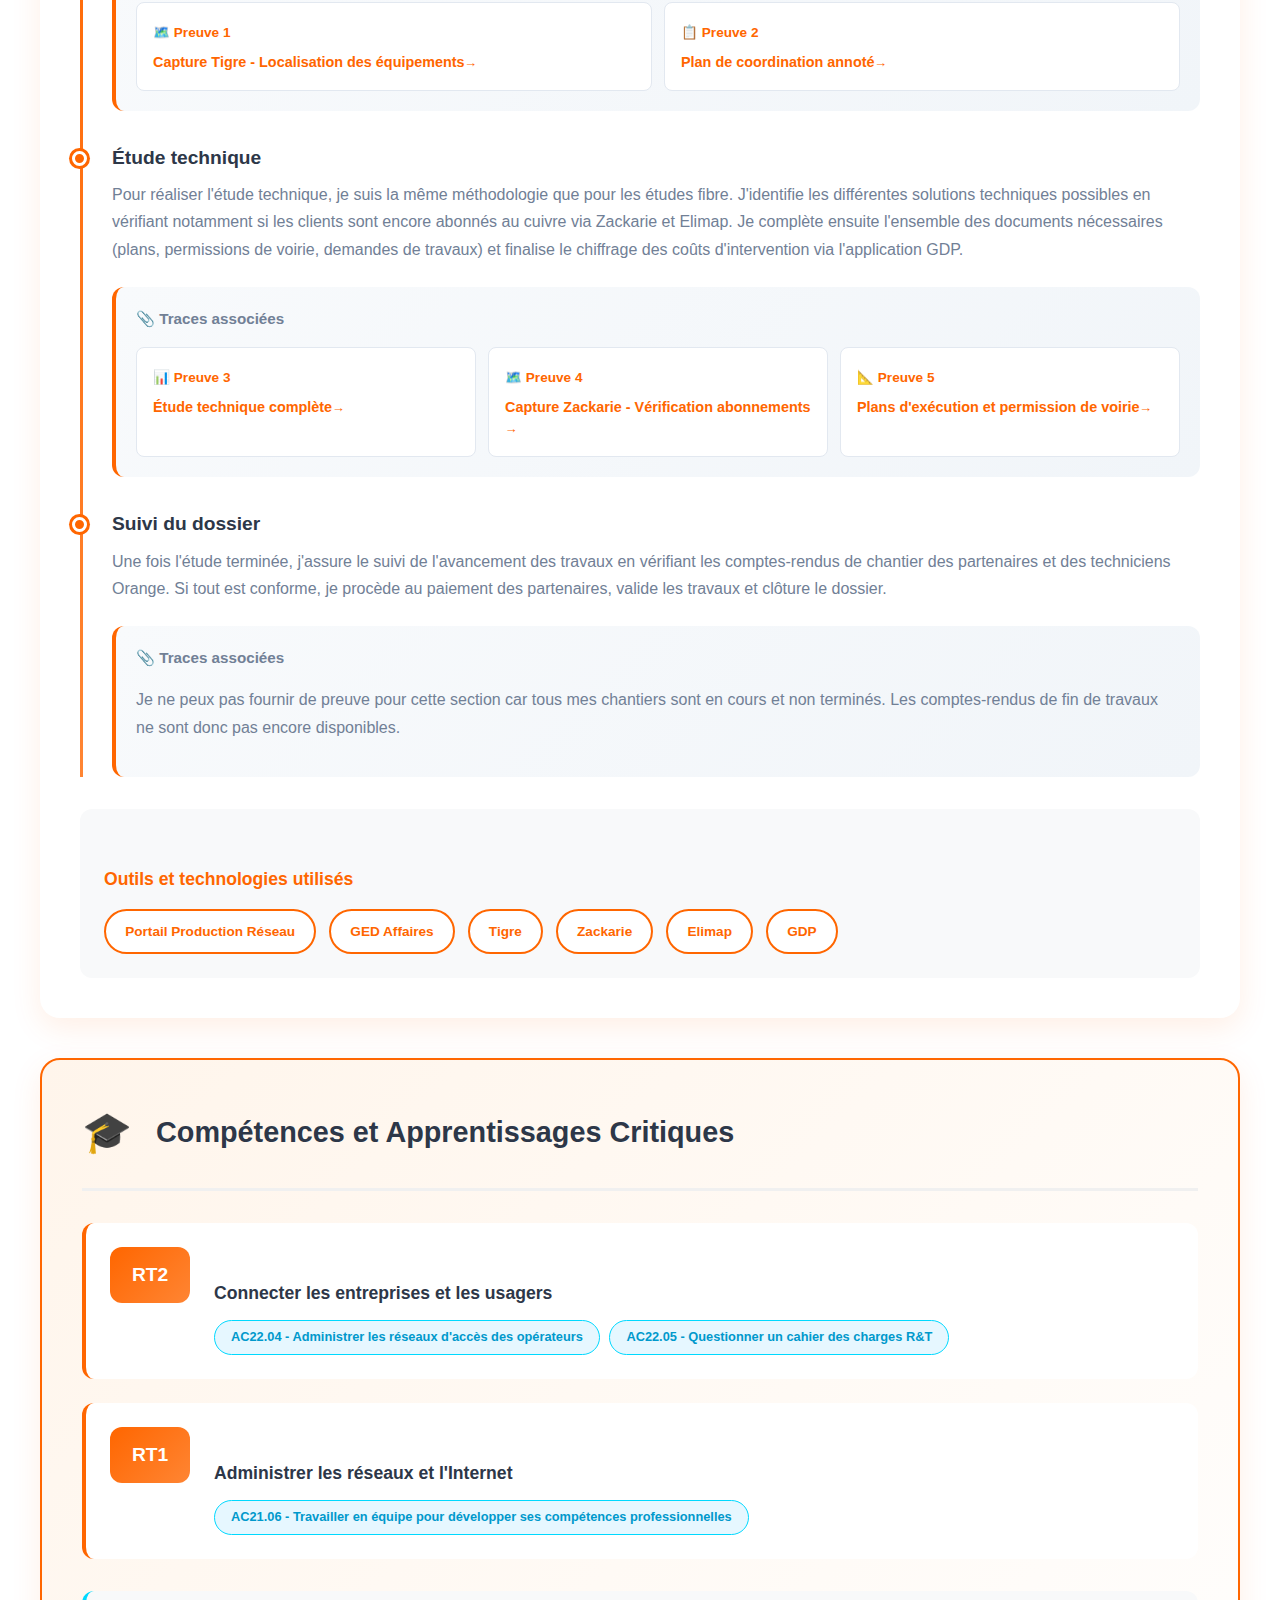
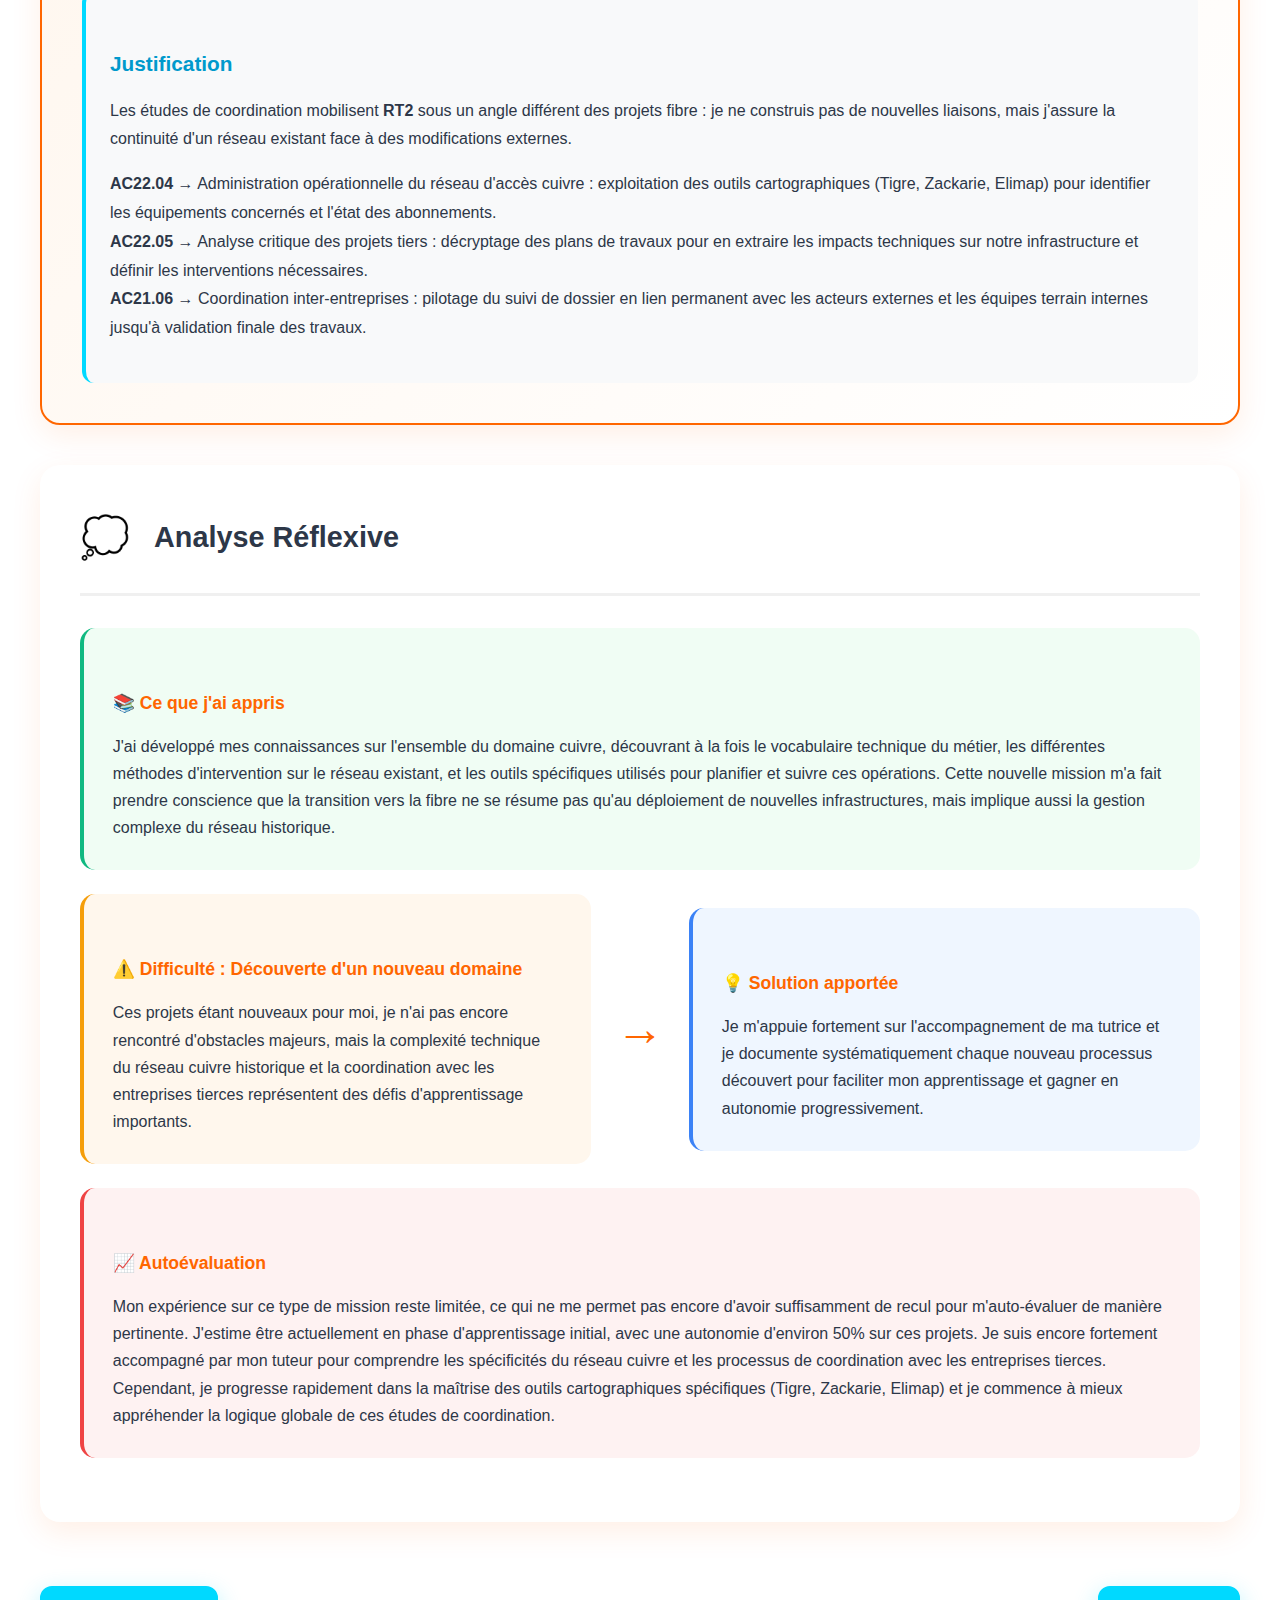
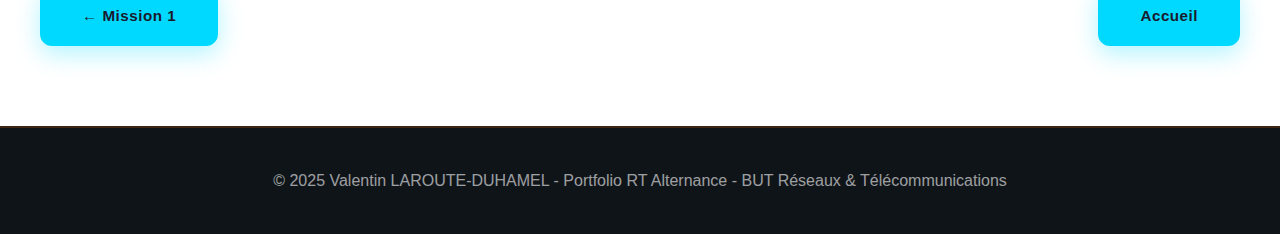
<file: mission2.html>
<!DOCTYPE html>
<html lang="fr">
<head>
    <meta charset="UTF-8">
    <meta name="viewport" content="width=device-width, initial-scale=1.0">
    <title>Mission 2 | Portfolio RT</title>
    <link rel="stylesheet" href="style.css">
</head>
<body>
    <!-- Navigation -->
    <nav class="navbar">
        <div class="nav-container">
            <div class="nav-logo">LAROUTE-DUHAMEL</div>
            <ul class="nav-menu">
                <li><a href="index.html" class="nav-link">Accueil</a></li>
                <li><a href="entreprise.html" class="nav-link">Entreprise</a></li>
                <li><a href="mission1.html" class="nav-link">Mission 1</a></li>
                <li><a href="mission2.html" class="nav-link active">Mission 2</a></li>
            </ul>
            <div class="hamburger">
                <span></span>
                <span></span>
                <span></span>
            </div>
        </div>
    </nav>

    <!-- Hero Section -->
    <section class="page-hero mission-hero">
        <div class="container">
            <div class="breadcrumb">
                <a href="index.html">Accueil</a> / <span>Mission 2</span>
            </div>
            <div class="mission-header-content">
                <span class="mission-badge">Mission 2</span>
                <h1 class="page-title">Étude de Coordination - Réseau Cuivre</h1>
                <p class="page-subtitle">Septembre 2024 - Décembre 2025 • Service Chargé d'Affaires</p>
            </div>
        </div>
    </section>

    <!-- Section Mission -->
    <section class="section">
        <div class="container">
            <div class="mission-detail">
                <!-- Contexte et Objectifs -->
                <div class="mission-section-card">
                    <div class="section-header">
                        <div class="section-icon">🎯</div>
                        <h2>Contexte et Objectifs</h2>
                    </div>
                    <div class="content-block">
                        <p>
                            Orange n'est pas la seule entreprise à disposer d'un réseau cuivre aérien. D'autres acteurs, comme Enedis, occupent également l'espace et il arrive que nous utilisions leurs poteaux pour le passage de nos réseaux. Lorsque ces supports sont déposés ou modifiés, il est alors nécessaire de réaliser une étude de coordination afin d'adapter et de sécuriser notre infrastructure.
                        </p>
                        
                        <div class="objectives-list">
                            <h3>Objectifs principaux</h3>
                            <ul>
                                <li><strong>Objectif 1 :</strong> Prendre connaissance des travaux réalisés par l'entreprise tierce et analyser leurs impacts sur notre réseau.</li>
                                <li><strong>Objectif 2 :</strong> Étudier les solutions envisageables en tenant compte des contraintes techniques et environnementales.</li>
                                <li><strong>Objectif 3 :</strong> Assurer le suivi global du dossier, de son lancement jusqu'à sa finalisation.</li>
                            </ul>
                        </div>
                    </div>
                </div>

                <!-- Tâches Réalisées avec Traces Intégrées -->
                <div class="mission-section-card">
                    <div class="section-header">
                        <div class="section-icon">⚙️</div>
                        <h2>Tâches Réalisées</h2>
                    </div>
                    <div class="content-block">
                        <div class="tasks-timeline">
                            <div class="task-item">
                                <div class="task-marker"></div>
                                <div class="task-content">
                                    <h3>Analyse technique des plans et identification des impacts</h3>
                                    <p>Pour analyser les impacts potentiels sur nos infrastructures, j'étudie les plans de travaux fournis par les entreprises tierces. À l'aide de l'application Tigre, je localise les équipements et câbles concernés. Cette démarche s'appuie également sur une vérification systématique sur le terrain, assurant ainsi une coordination optimale.</p>
                                    
                                    <!-- Traces associées à cette tâche -->
                                    <div class="task-traces">
                                        <h4>📎 Traces associées</h4>
                                        <div class="trace-mini-grid">
                                            <div class="trace-mini-card">
                                                <span class="trace-badge">🗺️ Preuve 1</span>
                                                <p><a href="PREUVE FIBRE FINI/TIGRE.pdf" class="trace-link" target="_blank">Capture Tigre - Localisation des équipements</a></p>
                                            </div>
                                            <div class="trace-mini-card">
                                                <span class="trace-badge">📋 Preuve 2</span>
                                                <p><a href="PREUVE FIBRE FINI/PLAN KA.pdf" class="trace-link" target="_blank">Plan de coordination annoté</a></p>
                                            </div>
                                        </div>
                                    </div>
                                </div>
                            </div>

                            <div class="task-item">
                                <div class="task-marker"></div>
                                <div class="task-content">
                                    <h3>Étude technique</h3>
                                    <p>Pour réaliser l'étude technique, je suis la même méthodologie que pour les études fibre. J'identifie les différentes solutions techniques possibles en vérifiant notamment si les clients sont encore abonnés au cuivre via Zackarie et Elimap. Je complète ensuite l'ensemble des documents nécessaires (plans, permissions de voirie, demandes de travaux) et finalise le chiffrage des coûts d'intervention via l'application GDP.</p>
                                    
                                    <!-- Traces associées à cette tâche -->
                                    <div class="task-traces">
                                        <h4>📎 Traces associées</h4>
                                        <div class="trace-mini-grid">
                                            <div class="trace-mini-card">
                                                <span class="trace-badge">📊 Preuve 3</span>
                                                <p><a href="PREUVE FIBRE FINI/ELIMAP.pdf" class="trace-link" target="_blank">Étude technique complète</a></p>
                                            </div>
                                            <div class="trace-mini-card">
                                                <span class="trace-badge">🗺️ Preuve 4</span>
                                                <p><a href="PREUVE FIBRE FINI/ZACHARIE.pdf" class="trace-link" target="_blank">Capture Zackarie - Vérification abonnements</a></p>
                                            </div>
                                            <div class="trace-mini-card">
                                                <span class="trace-badge">📐 Preuve 5</span>
                                                <p><a href="PREUVE FIBRE FINI/CABLAGE.pdf" class="trace-link" target="_blank">Plans d'exécution et permission de voirie</a></p>
                                            </div>
                                        </div>
                                    </div>
                                </div>
                            </div>

                            <div class="task-item">
                                <div class="task-marker"></div>
                                <div class="task-content">
                                    <h3>Suivi du dossier</h3>
                                    <p>Une fois l'étude terminée, j'assure le suivi de l'avancement des travaux en vérifiant les comptes-rendus de chantier des partenaires et des techniciens Orange. Si tout est conforme, je procède au paiement des partenaires, valide les travaux et clôture le dossier.</p>
                                    
                                    <!-- Traces associées à cette tâche -->
                                    <div class="task-traces">
                                        <h4>📎 Traces associées</h4>
                                        <div class="trace-mini-grid">
                                            <p>Je ne peux pas fournir de preuve pour cette section car tous mes chantiers sont en cours et non terminés. Les comptes-rendus de fin de travaux ne sont donc pas encore disponibles.</p>
                                        </div>
                                    </div>
                                </div>
                            </div>
                        </div>

                        <div class="tools-used">
                            <h3>Outils et technologies utilisés</h3>
                            <div class="tools-tags">
                                <span class="tool-tag">Portail Production Réseau</span>
                                <span class="tool-tag">GED Affaires</span>
                                <span class="tool-tag">Tigre</span>
                                <span class="tool-tag">Zackarie</span>
                                <span class="tool-tag">Elimap</span>
                                <span class="tool-tag">GDP</span>
                            </div>
                        </div>
                    </div>
                </div>

                <!-- Compétences -->
                <div class="mission-section-card highlight">
    <div class="section-header">
        <div class="section-icon">🎓</div>
        <h2>Compétences et Apprentissages Critiques</h2>
    </div>
    <div class="content-block">
        <div class="competences-mission">
            <div class="competence-mission-item">
                <div class="comp-badge">RT2</div>
                <div class="comp-content">
                    <h3>Connecter les entreprises et les usagers</h3>
                    <div class="ac-tags">
                        <span class="ac-tag">AC22.04 - Administrer les réseaux d'accès des opérateurs</span>
                        <span class="ac-tag">AC22.05 - Questionner un cahier des charges R&T</span>
                    </div>
                </div>
            </div>

            <div class="competence-mission-item">
                <div class="comp-badge">RT1</div>
                <div class="comp-content">
                    <h3>Administrer les réseaux et l'Internet</h3>
                    <div class="ac-tags">
                        <span class="ac-tag">AC21.06 - Travailler en équipe pour développer ses compétences professionnelles</span>
                    </div>
                </div>
            </div>
        </div>

        <div class="justification">
    <h3>Justification</h3>
    <p>
        Les études de coordination mobilisent <strong>RT2</strong> sous un angle différent des projets fibre : je ne construis pas de nouvelles liaisons, mais j'assure la continuité d'un réseau existant face à des modifications externes.
    </p>
    <p>
        <strong>AC22.04</strong> → Administration opérationnelle du réseau d'accès cuivre : exploitation des outils cartographiques (Tigre, Zackarie, Elimap) pour identifier les équipements concernés et l'état des abonnements.<br>
        <strong>AC22.05</strong> → Analyse critique des projets tiers : décryptage des plans de travaux pour en extraire les impacts techniques sur notre infrastructure et définir les interventions nécessaires.<br>
        <strong>AC21.06</strong> → Coordination inter-entreprises : pilotage du suivi de dossier en lien permanent avec les acteurs externes et les équipes terrain internes jusqu'à validation finale des travaux.
    </p>
</div>
    </div>
</div>

                <!-- Analyse Réflexive -->
                <div class="mission-section-card">
                    <div class="section-header">
                        <div class="section-icon">💭</div>
                        <h2>Analyse Réflexive</h2>
                    </div>
                    <div class="content-block">
                        <!-- Ce que j'ai appris - Pleine largeur -->
                        <div class="reflexion-item success full-width">
                            <h3>📚 Ce que j'ai appris</h3>
                            <p>
                                J'ai développé mes connaissances sur l'ensemble du domaine cuivre, découvrant à la fois le vocabulaire technique du métier, les différentes méthodes d'intervention sur le réseau existant, et les outils spécifiques utilisés pour planifier et suivre ces opérations. Cette nouvelle mission m'a fait prendre conscience que la transition vers la fibre ne se résume pas qu'au déploiement de nouvelles infrastructures, mais implique aussi la gestion complexe du réseau historique.
                            </p>
                        </div>

                        <!-- Difficultés et Solutions - En ligne avec flèche -->
                        <div class="difficulties-solutions-container">
                            <div class="difficulty-solution-row">
                                <div class="reflexion-item warning difficulty-box">
                                    <h3>⚠️ Difficulté : Découverte d'un nouveau domaine</h3>
                                    <p>
                                        Ces projets étant nouveaux pour moi, je n'ai pas encore rencontré d'obstacles majeurs, mais la complexité technique du réseau cuivre historique et la coordination avec les entreprises tierces représentent des défis d'apprentissage importants.
                                    </p>
                                </div>
                                <div class="arrow-separator">→</div>
                                <div class="reflexion-item info solution-box">
                                    <h3>💡 Solution apportée</h3>
                                    <p>
                                        Je m'appuie fortement sur l'accompagnement de ma tutrice et je documente systématiquement chaque nouveau processus découvert pour faciliter mon apprentissage et gagner en autonomie progressivement.
                                    </p>
                                </div>
                            </div>
                        </div>

                        <!-- Autoévaluation - Pleine largeur -->
                        <div class="reflexion-item primary full-width">
                            <h3>📈 Autoévaluation</h3>
                            <p>
                                Mon expérience sur ce type de mission reste limitée, ce qui ne me permet pas encore d'avoir suffisamment de recul pour m'auto-évaluer de manière pertinente. J'estime être actuellement en phase d'apprentissage initial, avec une autonomie d'environ 50% sur ces projets. Je suis encore fortement accompagné par mon tuteur pour comprendre les spécificités du réseau cuivre et les processus de coordination avec les entreprises tierces. Cependant, je progresse rapidement dans la maîtrise des outils cartographiques spécifiques (Tigre, Zackarie, Elimap) et je commence à mieux appréhender la logique globale de ces études de coordination.
                            </p>
                        </div>
                    </div>
                </div>
            </div>

            <!-- Navigation -->
            <div class="mission-navigation">
                <a href="mission1.html" class="btn btn-secondary">← Mission 1</a>
                <a href="index.html" class="btn btn-secondary">Accueil</a>
            </div>
        </div>
    </section>

    <!-- Footer -->
    <footer class="footer">
        <div class="container">
            <p>&copy; 2025 Valentin LAROUTE-DUHAMEL - Portfolio RT Alternance - BUT Réseaux & Télécommunications</p>
        </div>
    </footer>

    <script src="script.js"></script>
</body>
</html>
</file>
<file: style.css>
/* ============================================
   VARIABLES & RESET
   ============================================ */
:root {
    --primary-color: #ff6600;
    --secondary-color: #cc5200;
    --accent-color: #ff8533;
    --success-color: #00d9ff;
    --dark-bg: #1a1a2e;
    --darker-bg: #16213e;
    --text-primary: #2d3748;
    --text-secondary: #718096;
    --card-shadow: 0 10px 30px rgba(255, 102, 0, 0.1);
    --card-shadow-hover: 0 20px 40px rgba(255, 102, 0, 0.2);
}

* {
    margin: 0;
    padding: 0;
    box-sizing: border-box;
}

body {
    font-family: 'Inter', 'Segoe UI', Tahoma, Geneva, Verdana, sans-serif;
    line-height: 1.6;
    color: var(--text-primary);
    background-color: #ffffff;
    overflow-x: hidden;
    -webkit-font-smoothing: antialiased;
    -moz-osx-font-smoothing: grayscale;
}

html {
    scroll-behavior: smooth;
}

/* ============================================
   NAVIGATION
   ============================================ */
.navbar {
    position: fixed;
    top: 0;
    width: 100%;
    background: rgba(26, 26, 46, 0.95);
    backdrop-filter: blur(20px);
    box-shadow: 0 4px 20px rgba(0, 0, 0, 0.1);
    z-index: 1000;
    transition: all 0.3s ease;
}

.nav-container {
    max-width: 1200px;
    margin: 0 auto;
    padding: 1.2rem 2rem;
    display: flex;
    justify-content: space-between;
    align-items: center;
}

.nav-logo {
    font-size: 1.4rem;
    font-weight: 800;
    background: linear-gradient(135deg, var(--primary-color), var(--accent-color));
    -webkit-background-clip: text;
    -webkit-text-fill-color: transparent;
    background-clip: text;
    letter-spacing: 1px;
    transition: letter-spacing 0.3s ease;
}

.nav-logo:hover {
    letter-spacing: 2px;
}

.nav-menu {
    display: flex;
    list-style: none;
    gap: 2.5rem;
}

.nav-link {
    text-decoration: none;
    color: #ffffff;
    font-weight: 600;
    font-size: 0.95rem;
    transition: color 0.3s ease;
    position: relative;
    padding: 0.5rem 0;
    letter-spacing: 0.5px;
}

.nav-link::after {
    content: '';
    position: absolute;
    bottom: -2px;
    left: 50%;
    width: 0;
    height: 3px;
    background: linear-gradient(90deg, var(--primary-color), var(--accent-color));
    transition: width 0.3s ease;
    transform: translateX(-50%);
    border-radius: 2px;
}

.nav-link:hover::after,
.nav-link.active::after {
    width: 100%;
}

.nav-link:hover,
.nav-link.active {
    color: var(--primary-color);
}

.hamburger {
    display: none;
    flex-direction: column;
    cursor: pointer;
    gap: 5px;
}

.hamburger span {
    width: 28px;
    height: 3px;
    background: linear-gradient(90deg, var(--primary-color), var(--accent-color));
    transition: 0.3s;
    border-radius: 2px;
}

.hamburger.active span:nth-child(1) {
    transform: rotate(45deg) translate(8px, 8px);
}

.hamburger.active span:nth-child(2) {
    opacity: 0;
}

.hamburger.active span:nth-child(3) {
    transform: rotate(-45deg) translate(8px, -8px);
}

/* ============================================
   HERO SECTION
   ============================================ */
.hero {
    min-height: 100vh;
    display: flex;
    align-items: center;
    background: linear-gradient(135deg, #1a1a2e 0%, #16213e 50%, #0f3460 100%);
    color: white;
    padding: 6rem 2rem 2rem;
    position: relative;
    overflow: hidden;
}

.hero::before,
.hero::after {
    content: '';
    position: absolute;
    border-radius: 50%;
    animation: float 8s ease-in-out infinite;
}

.hero::before {
    width: 500px;
    height: 500px;
    background: radial-gradient(circle, rgba(255, 102, 0, 0.15) 0%, transparent 70%);
    top: -200px;
    right: -200px;
}

.hero::after {
    width: 400px;
    height: 400px;
    background: radial-gradient(circle, rgba(0, 217, 255, 0.1) 0%, transparent 70%);
    bottom: -150px;
    left: -150px;
    animation-duration: 10s;
    animation-direction: reverse;
}

@keyframes float {
    0%, 100% {
        transform: translateY(0) scale(1);
    }
    50% {
        transform: translateY(-30px) scale(1.1);
    }
}

.hero-content {
    max-width: 1200px;
    margin: 0 auto;
    display: grid;
    grid-template-columns: 1.5fr 1fr;
    gap: 4rem;
    align-items: center;
    position: relative;
    z-index: 1;
}

.hero-subtitle {
    display: inline-block;
    background: linear-gradient(135deg, rgba(255, 102, 0, 0.2), rgba(0, 217, 255, 0.2));
    padding: 0.6rem 1.5rem;
    border-radius: 30px;
    font-size: 0.9rem;
    margin-bottom: 1.5rem;
    border: 2px solid rgba(255, 102, 0, 0.3);
    font-weight: 600;
    letter-spacing: 0.5px;
}

.hero-title {
    font-size: 3.5rem;
    font-weight: 900;
    margin-bottom: 1.5rem;
    line-height: 1.1;
    letter-spacing: -1px;
}

.hero-description {
    font-size: 1.15rem;
    line-height: 1.8;
    margin-bottom: 2.5rem;
    opacity: 0.9;
}

.hero-buttons {
    display: flex;
    gap: 1.2rem;
}

.hero-image {
    display: flex;
    justify-content: center;
    align-items: center;
}

/* Photo professionnelle */
.profile-photo {
    width: 100%;
    max-width: 350px;
    height: auto;
    border-radius: 30px;
    box-shadow: 0 15px 50px rgba(255, 102, 0, 0.3);
    object-fit: cover;
    aspect-ratio: 3/4;
    border: 3px solid rgba(255, 102, 0, 0.4);
    transition: all 0.4s ease;
}

.profile-photo:hover {
    transform: scale(1.05) rotate(2deg);
    box-shadow: 0 20px 60px rgba(255, 102, 0, 0.4);
    border-color: var(--primary-color);
}

/* Placeholder (garde au cas où) */
.profile-placeholder {
    width: 320px;
    height: 320px;
    border-radius: 30px;
    background: linear-gradient(135deg, rgba(255, 102, 0, 0.1), rgba(0, 217, 255, 0.1));
    backdrop-filter: blur(10px);
    display: flex;
    flex-direction: column;
    align-items: center;
    justify-content: center;
    border: 3px solid rgba(255, 102, 0, 0.3);
    transition: all 0.4s ease;
    box-shadow: 0 15px 40px rgba(255, 102, 0, 0.2);
}

.profile-placeholder:hover {
    transform: scale(1.05) rotate(2deg);
    border-color: var(--primary-color);
    box-shadow: 0 20px 50px rgba(255, 102, 0, 0.3);
}

.profile-placeholder svg {
    width: 100px;
    height: 100px;
    margin-bottom: 1rem;
    filter: drop-shadow(0 0 15px rgba(255, 102, 0, 0.5));
}

.profile-placeholder p {
    font-size: 0.95rem;
    opacity: 0.8;
    font-weight: 600;
}

/* ============================================
   BUTTONS
   ============================================ */
.btn {
    padding: 1rem 2.5rem;
    border-radius: 12px;
    text-decoration: none;
    font-weight: 700;
    font-size: 0.95rem;
    transition: all 0.3s ease;
    display: inline-block;
    letter-spacing: 0.5px;
}

.btn-primary {
    background: linear-gradient(135deg, var(--primary-color), var(--accent-color));
    color: white !important;
    box-shadow: 0 8px 25px rgba(255, 102, 0, 0.3);
}

.btn-primary:hover {
    transform: translateY(-3px);
    box-shadow: 0 15px 35px rgba(255, 102, 0, 0.4);
    background: linear-gradient(135deg, var(--accent-color), #ff9944);
}

.btn-secondary {
    background: var(--success-color);
    color: var(--dark-bg) !important;
    border: 2px solid var(--success-color);
    box-shadow: 0 8px 25px rgba(0, 217, 255, 0.3);
}

.btn-secondary:hover {
    background: #00c4e6;
    border-color: #00c4e6;
    transform: translateY(-3px);
    box-shadow: 0 15px 35px rgba(0, 217, 255, 0.4);
}

/* ============================================
   SECTIONS
   ============================================ */
.section {
    padding: 5rem 2rem;
    position: relative;
}

.section-light {
    background: #ffffff;
    color: var(--text-primary);
}

.section-dark {
    background: linear-gradient(180deg, #1a1a2e 0%, #16213e 100%);
    color: white;
}

.container {
    max-width: 1200px;
    margin: 0 auto;
}

.section-title {
    font-size: 2.8rem;
    font-weight: 900;
    margin-bottom: 1rem;
    text-align: center;
    position: relative;
    display: inline-block;
    left: 50%;
    transform: translateX(-50%);
    letter-spacing: -1px;
}

.section-title::after {
    content: '';
    position: absolute;
    bottom: -15px;
    left: 50%;
    transform: translateX(-50%);
    width: 80px;
    height: 5px;
    background: linear-gradient(90deg, var(--primary-color), var(--success-color));
    border-radius: 3px;
}

.section-title-dark {
    color: var(--text-primary);
}

.section-intro {
    text-align: center;
    font-size: 1.15rem;
    color: var(--text-secondary);
    max-width: 800px;
    margin: 2.5rem auto 4rem;
    line-height: 1.8;
}

.section-dark .section-intro {
    color: rgba(255, 255, 255, 0.8);
}

/* ============================================
   PAGE HERO
   ============================================ */
.page-hero {
    background: linear-gradient(135deg, #1a1a2e 0%, #16213e 100%);
    color: white;
    padding: 10rem 2rem 4rem;
    position: relative;
}

.mission-hero {
    background: linear-gradient(135deg, #1a1a2e 0%, #0f3460 100%);
}

.breadcrumb {
    font-size: 0.9rem;
    margin-bottom: 1.5rem;
    opacity: 0.8;
}

.breadcrumb a {
    color: var(--primary-color);
    text-decoration: none;
    transition: color 0.3s ease;
}

.breadcrumb a:hover {
    color: var(--accent-color);
}

.page-title {
    font-size: 3rem;
    font-weight: 900;
    margin-bottom: 1rem;
    letter-spacing: -1px;
}

.page-subtitle {
    font-size: 1.2rem;
    opacity: 0.9;
}

.mission-header-content {
    max-width: 800px;
}

.mission-badge {
    display: inline-block;
    background: linear-gradient(135deg, var(--primary-color), var(--accent-color));
    padding: 0.5rem 1.2rem;
    border-radius: 25px;
    font-size: 0.85rem;
    font-weight: 700;
    margin-bottom: 1.5rem;
}

/* ============================================
   PARCOURS GRID
   ============================================ */
.parcours-grid {
    display: grid;
    grid-template-columns: repeat(auto-fit, minmax(280px, 1fr));
    gap: 2rem;
    margin-top: 3rem;
}

.parcours-card {
    background: white;
    padding: 2.5rem;
    border-radius: 20px;
    border: 2px solid transparent;
    transition: all 0.4s ease;
    text-decoration: none;
    color: var(--text-primary);
    display: flex;
    flex-direction: column;
}

.parcours-card:hover {
    transform: translateY(-10px);
    border-color: var(--primary-color);
    box-shadow: 0 20px 40px rgba(255, 102, 0, 0.2);
}

.parcours-icon {
    font-size: 3rem;
    margin-bottom: 1.5rem;
}

.parcours-card h3 {
    font-size: 1.5rem;
    font-weight: 800;
    color: var(--primary-color);
    margin-bottom: 0.5rem;
}

.parcours-card > p {
    font-size: 1rem;
    font-weight: 600;
    color: var(--text-secondary);
    margin-bottom: 1rem;
}

.parcours-description {
    flex-grow: 1;
    line-height: 1.6;
    margin-bottom: 1.5rem;
}

.parcours-link {
    color: var(--primary-color);
    font-weight: 700;
    font-size: 0.95rem;
}

/* ============================================
   CONTACT SECTION
   ============================================ */
.contact-content-large {
    max-width: 900px;
    margin: 0 auto;
}

.contact-info {
    display: grid;
    gap: 2rem;
}

.contact-item {
    display: flex;
    align-items: flex-start;
    gap: 2rem;
    background: white;
    padding: 2rem 2.5rem;
    border-radius: 15px;
    border-left: 4px solid var(--primary-color);
    transition: all 0.3s ease;
    cursor: pointer;
    min-height: 100px;
    box-shadow: 0 5px 15px rgba(0, 0, 0, 0.1);
}

.contact-item:hover {
    transform: translateX(12px);
    box-shadow: 0 10px 30px rgba(255, 102, 0, 0.3);
    border-left-width: 6px;
}

.contact-icon {
    font-size: 2.5rem;
    flex-shrink: 0;
}

.contact-item div {
    flex: 1;
}

.contact-item strong {
    display: block;
    color: var(--primary-color) !important;
    margin-bottom: 0.5rem;
    font-size: 1.2rem;
    font-weight: 800;
}

.contact-item p {
    color: var(--text-primary) !important;
    line-height: 1.8;
    font-size: 1.05rem;
}

/* ============================================
   ENTREPRISE CARDS
   ============================================ */
.entreprise-content {
    display: grid;
    gap: 2.5rem;
}

.entreprise-card {
    background: white;
    padding: 2.5rem;
    border-radius: 20px;
    box-shadow: var(--card-shadow);
    transition: all 0.4s ease;
    border: 2px solid transparent;
}

.entreprise-card:hover {
    transform: translateY(-8px);
    box-shadow: var(--card-shadow-hover);
    border-color: var(--primary-color);
}

.entreprise-card h2,
.entreprise-card h3 {
    color: var(--primary-color);
    font-size: 1.6rem;
    font-weight: 800;
    margin-bottom: 1.8rem;
    padding-bottom: 1rem;
    border-bottom: 3px solid #f0f0f0;
}

.info-grid,
.info-grid-large {
    display: grid;
    grid-template-columns: repeat(auto-fit, minmax(200px, 1fr));
    gap: 1.5rem;
    margin-bottom: 2rem;
}

.info-item {
    display: flex;
    flex-direction: column;
    gap: 0.4rem;
    padding: 1.2rem;
    background: linear-gradient(135deg, #fff5eb, #e6f7ff);
    border-radius: 12px;
    border-left: 4px solid var(--primary-color);
    transition: all 0.3s ease;
}

.info-item:hover {
    transform: translateX(8px);
    background: linear-gradient(135deg, #ffecd9, #cceeff);
    box-shadow: 0 5px 20px rgba(255, 102, 0, 0.15);
}

.info-item strong {
    color: var(--text-secondary);
    font-size: 0.85rem;
    text-transform: uppercase;
    letter-spacing: 1px;
    font-weight: 700;
}

.info-item span {
    color: var(--text-primary);
    font-weight: 600;
    font-size: 1.05rem;
}

.content-block {
    margin-top: 1.5rem;
}

.content-block h3 {
    font-size: 1.3rem;
    font-weight: 800;
    color: var(--primary-color);
    margin: 2rem 0 1rem;
}

.content-block p {
    line-height: 1.8;
    margin-bottom: 1rem;
}

.domaines-grid {
    display: grid;
    grid-template-columns: repeat(auto-fit, minmax(280px, 1fr));
    gap: 2rem;
    margin-top: 1.5rem;
}

.domaine-card {
    background: linear-gradient(135deg, #fff5eb, #e6f7ff);
    padding: 2rem;
    border-radius: 15px;
    border-left: 4px solid var(--primary-color);
    text-align: center;
    transition: all 0.3s ease;
}

.domaine-card:hover {
    transform: translateY(-5px);
    box-shadow: 0 10px 25px rgba(255, 102, 0, 0.15);
}

.domaine-icon {
    font-size: 3rem;
    margin-bottom: 1rem;
}

.domaine-card h4 {
    font-size: 1.3rem;
    font-weight: 800;
    color: var(--text-primary);
}

/* ============================================
   MISSION DETAIL
   ============================================ */
.mission-detail {
    display: grid;
    gap: 2.5rem;
}

.mission-section-card {
    background: white;
    padding: 2.5rem;
    border-radius: 20px;
    box-shadow: var(--card-shadow);
    transition: all 0.3s ease;
}

.mission-section-card:hover {
    box-shadow: var(--card-shadow-hover);
}

.mission-section-card.highlight {
    background: linear-gradient(135deg, #fff5eb, #ffffff);
    border: 2px solid var(--primary-color);
}

.section-header {
    display: flex;
    align-items: center;
    gap: 1.5rem;
    margin-bottom: 2rem;
    padding-bottom: 1.5rem;
    border-bottom: 3px solid #f0f0f0;
}

.section-icon {
    font-size: 2.5rem;
}

.section-header h2 {
    font-size: 1.8rem;
    font-weight: 900;
    color: var(--text-primary);
}

.objectives-list {
    margin-top: 1.5rem;
    padding: 1.5rem;
    background: #f8f9fa;
    border-radius: 12px;
}

.objectives-list h3 {
    font-size: 1.1rem;
    font-weight: 800;
    margin-bottom: 1rem;
}

.objectives-list ul {
    list-style: none;
    padding-left: 0;
}

.objectives-list li {
    padding: 0.7rem 0 0.7rem 2rem;
    position: relative;
}

.objectives-list li::before {
    content: '→';
    position: absolute;
    left: 0;
    color: var(--primary-color);
    font-size: 1.2rem;
}

.tasks-timeline {
    position: relative;
    padding-left: 2rem;
}

.tasks-timeline::before {
    content: '';
    position: absolute;
    left: 0;
    top: 0;
    bottom: 0;
    width: 3px;
    background: linear-gradient(180deg, var(--primary-color), var(--accent-color));
}

.task-item {
    position: relative;
    margin-bottom: 2rem;
}

.task-marker {
    position: absolute;
    left: -2.5rem;
    top: 0.5rem;
    width: 15px;
    height: 15px;
    background: var(--primary-color);
    border-radius: 50%;
    border: 3px solid white;
    box-shadow: 0 0 0 3px var(--primary-color);
}

.task-content h3 {
    font-size: 1.2rem;
    font-weight: 800;
    color: var(--text-primary);
    margin-bottom: 0.5rem;
}

.task-content p {
    color: var(--text-secondary);
    line-height: 1.7;
}

.task-traces {
    margin-top: 1.5rem;
    padding: 1.25rem;
    background: linear-gradient(135deg, #f8fafc 0%, #f1f5f9 100%);
    border-radius: 12px;
    border-left: 4px solid var(--primary-color);
}

.task-traces h4 {
    font-size: 0.95rem;
    color: var(--text-secondary);
    margin-bottom: 1rem;
    font-weight: 600;
}

.trace-mini-grid {
    display: grid;
    grid-template-columns: repeat(auto-fit, minmax(200px, 1fr));
    gap: 0.75rem;
}

.trace-mini-card {
    background: white;
    padding: 1rem;
    border-radius: 8px;
    border: 1px solid #e2e8f0;
    transition: all 0.3s ease;
}

.trace-mini-card:hover {
    transform: translateY(-2px);
    box-shadow: 0 4px 12px rgba(0, 0, 0, 0.08);
    border-color: var(--primary-color);
}

.trace-badge {
    display: inline-block;
    font-size: 0.85rem;
    font-weight: 600;
    color: var(--primary-color);
    margin-bottom: 0.5rem;
}

.trace-mini-card p {
    font-size: 0.9rem;
    color: var(--text-secondary);
    line-height: 1.5;
    margin: 0;
}

.trace-link {
    color: var(--primary-color);
    text-decoration: none;
    font-weight: 600;
    transition: all 0.3s ease;
    display: inline-block;
}

.trace-link::after {
    content: ' →';
    font-size: 0.9em;
    transition: transform 0.3s ease;
    display: inline-block;
}

.trace-link:hover {
    color: var(--secondary-color);
}

.trace-link:hover::after {
    transform: translateX(4px);
}

.trace-mini-card:has(.trace-link:hover) {
    background: linear-gradient(135deg, #fff5eb, #ffffff);
    border-color: var(--accent-color);
}

.tools-used {
    margin-top: 2rem;
    padding: 1.5rem;
    background: #f8f9fa;
    border-radius: 12px;
}

.tools-used h3 {
    font-size: 1.1rem;
    font-weight: 800;
    margin-bottom: 1rem;
}

.tools-tags {
    display: flex;
    flex-wrap: wrap;
    gap: 0.8rem;
}

.tool-tag {
    background: white;
    color: var(--primary-color);
    padding: 0.6rem 1.2rem;
    border-radius: 25px;
    font-size: 0.85rem;
    font-weight: 700;
    border: 2px solid var(--primary-color);
}

/* ============================================
   COMPETENCES
   ============================================ */
.competences-mission {
    display: grid;
    gap: 1.5rem;
    margin-bottom: 2rem;
}

.competence-mission-item {
    display: flex;
    gap: 1.5rem;
    padding: 1.5rem;
    background: white;
    border-radius: 12px;
    border-left: 4px solid var(--primary-color);
}

.comp-badge {
    background: linear-gradient(135deg, var(--primary-color), var(--accent-color));
    color: white;
    font-size: 1.2rem;
    font-weight: 900;
    padding: 0.8rem 1.2rem;
    border-radius: 12px;
    min-width: 80px;
    text-align: center;
    height: fit-content;
}

.comp-content h3 {
    font-size: 1.1rem;
    font-weight: 800;
    color: var(--text-primary);
    margin-bottom: 0.8rem;
}

.ac-tags {
    display: flex;
    flex-wrap: wrap;
    gap: 0.6rem;
}

.ac-tag {
    background: #e6f7ff;
    color: #0099cc;
    padding: 0.4rem 1rem;
    border-radius: 20px;
    font-size: 0.8rem;
    font-weight: 700;
    border: 1px solid var(--success-color);
}

.justification {
    padding: 1.5rem;
    background: #f8f9fa;
    border-radius: 12px;
    border-left: 4px solid var(--success-color);
}

.justification h3 {
    color: #0099cc;
    margin-bottom: 1rem;
}

/* ============================================
   ANALYSE REFLEXIVE
   ============================================ */
.reflexion-item {
    padding: 1.8rem;
    border-radius: 15px;
    border-left: 4px solid;
}

.reflexion-item.full-width {
    width: 100%;
    margin-bottom: 1.5rem;
}

.reflexion-item.success {
    background: #f0fdf4;
    border-color: #10b981;
}

.reflexion-item.warning {
    background: #fff7ed;
    border-color: #f59e0b;
}

.reflexion-item.info {
    background: #eff6ff;
    border-color: #3b82f6;
}

.reflexion-item.primary {
    background: #fef2f2;
    border-color: #ef4444;
}

.reflexion-item h3 {
    font-size: 1.1rem;
    font-weight: 800;
    margin-bottom: 1rem;
}

.reflexion-item p {
    line-height: 1.7;
    margin-bottom: 0;
}

.difficulties-solutions-container {
    display: grid;
    gap: 2rem;
    margin: 1.5rem 0;
}

.difficulty-solution-row {
    display: grid;
    grid-template-columns: 1fr auto 1fr;
    gap: 1.5rem;
    align-items: center;
}

.arrow-separator {
    font-size: 3rem;
    color: var(--primary-color);
    font-weight: bold;
    text-align: center;
    min-width: 50px;
    animation: pulse 2s ease-in-out infinite;
}

@keyframes pulse {
    0%, 100% {
        transform: scale(1);
        opacity: 1;
    }
    50% {
        transform: scale(1.1);
        opacity: 0.8;
    }
}

/* ============================================
   NAVIGATION BUTTONS
   ============================================ */
.navigation-buttons,
.mission-navigation {
    display: flex;
    justify-content: space-between;
    gap: 1rem;
    margin-top: 4rem;
    flex-wrap: wrap;
}

/* ============================================
   FOOTER
   ============================================ */
.footer {
    background: #0f1419;
    color: rgba(255, 255, 255, 0.6);
    padding: 2.5rem 2rem;
    text-align: center;
    border-top: 2px solid rgba(255, 102, 0, 0.2);
}

/* ============================================
   ANIMATIONS
   ============================================ */
@keyframes fadeInUp {
    from {
        opacity: 0;
        transform: translateY(40px);
    }
    to {
        opacity: 1;
        transform: translateY(0);
    }
}

/* ============================================
   CUSTOM SCROLLBAR
   ============================================ */
::-webkit-scrollbar {
    width: 12px;
}

::-webkit-scrollbar-track {
    background: #f0f0f0;
}

::-webkit-scrollbar-thumb {
    background: linear-gradient(180deg, var(--primary-color), var(--accent-color));
    border-radius: 10px;
}

::-webkit-scrollbar-thumb:hover {
    background: linear-gradient(180deg, var(--accent-color), var(--primary-color));
}

::selection {
    background: var(--primary-color);
    color: white;
}

/* ============================================
   RESPONSIVE
   ============================================ */
@media (max-width: 768px) {
    .hamburger {
        display: flex;
    }

    .nav-menu {
        position: fixed;
        left: -100%;
        top: 80px;
        flex-direction: column;
        background: linear-gradient(180deg, #1a1a2e 0%, #16213e 100%);
        width: 100%;
        text-align: center;
        transition: 0.3s;
        box-shadow: 0 10px 40px rgba(0, 0, 0, 0.3);
        padding: 2rem 0;
    }

    .nav-menu.active {
        left: 0;
    }

    .hero-content {
        grid-template-columns: 1fr;
        text-align: center;
    }

    .hero-title {
        font-size: 2.5rem;
    }

    .hero-buttons {
        flex-direction: column;
    }

    .hero-image {
        order: -1;
    }

    .profile-photo {
        max-width: 280px;
    }

    .profile-placeholder {
        width: 280px;
        height: 280px;
    }

    .page-hero {
        padding: 8rem 2rem 3rem;
    }

    .page-title {
        font-size: 2rem;
    }

    .parcours-grid,
    .info-grid,
    .info-grid-large,
    .domaines-grid,
    .trace-mini-grid {
        grid-template-columns: 1fr;
    }

    .difficulty-solution-row {
        grid-template-columns: 1fr;
        gap: 1rem;
    }
    
    .arrow-separator {
        transform: rotate(90deg);
        font-size: 2rem;
        margin: 0.5rem 0;
    }

    .contact-content-large {
        max-width: 100%;
    }
    
    .contact-item {
        padding: 1.5rem;
        min-height: auto;
    }
    
    .contact-icon {
        font-size: 2rem;
    }
    
    .contact-item strong {
        font-size: 1.1rem;
    }
    
    .contact-item p {
        font-size: 0.95rem;
    }

    .navigation-buttons,
    .mission-navigation {
        flex-direction: column;
    }
}

@media (prefers-reduced-motion: reduce) {
    *,
    *::before,
    *::after {
        animation-duration: 0.01ms !important;
        animation-iteration-count: 1 !important;
        transition-duration: 0.01ms !important;
    }
}
</file>
